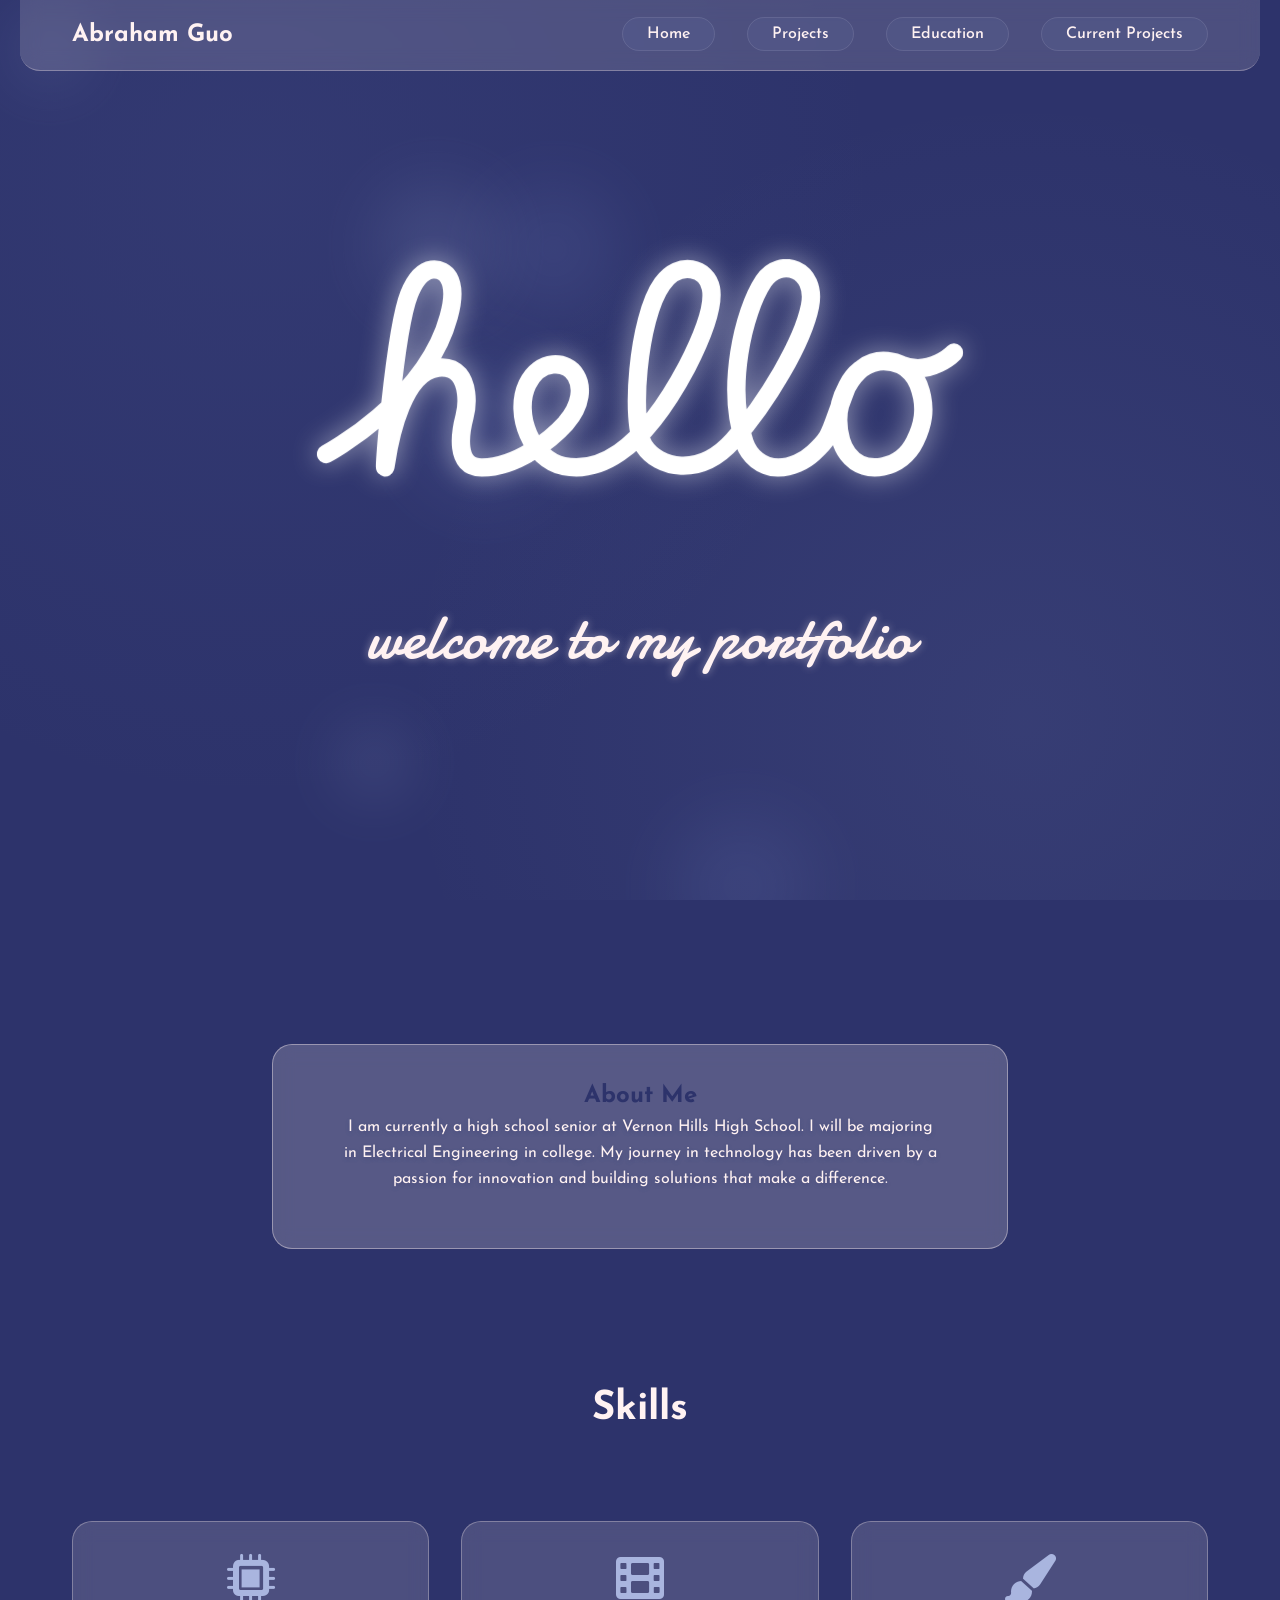
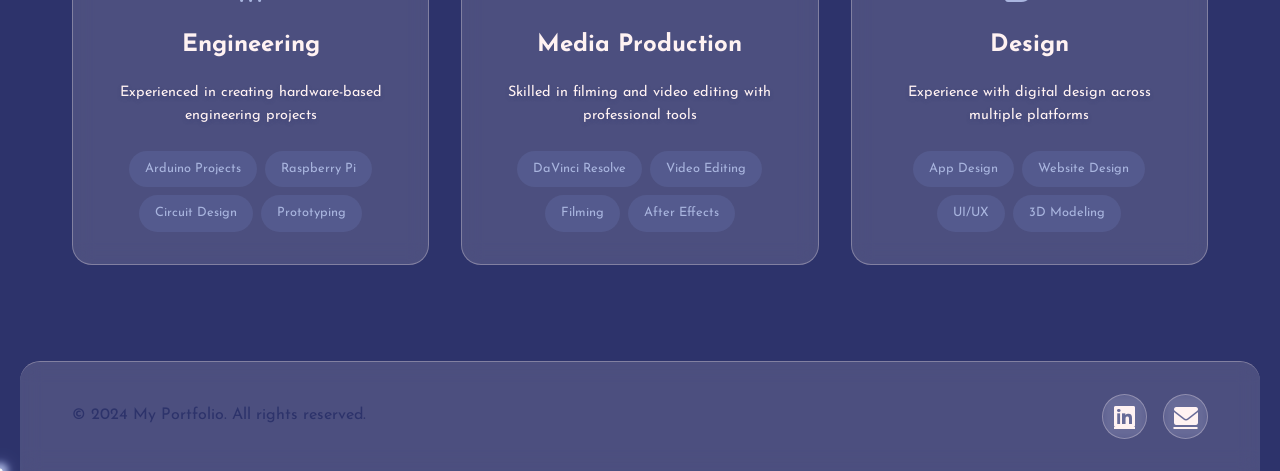
<file: index.html>
<!DOCTYPE html>
<html lang="en">
<head>
    <meta charset="UTF-8">
    <meta name="viewport" content="width=device-width, initial-scale=1.0">
    <title>My Portfolio</title>
    <link rel="stylesheet" href="styles.css">
    <link rel="stylesheet" href="https://cdnjs.cloudflare.com/ajax/libs/font-awesome/6.0.0/css/all.min.css">
    <link href="https://fonts.googleapis.com/css2?family=Josefin+Sans:wght@300;400;500;600;700&family=Poppins:wght@300;400;500;600;700&family=Cinzel:wght@400;500;600;700&family=Damion&display=swap" rel="stylesheet">
</head>
<body>
    <div class="background-animation"></div>
    
    <nav class="glass-nav">
        <div class="nav-content">
            <div class="logo">Abraham Guo</div>
            <ul class="nav-links">
                <li><a href="index.html" class="active">Home</a></li>
                <li><a href="projects.html">Projects</a></li>
                <li><a href="education.html">Education</a></li>
                <li><a href="current-projects.html">Current Projects</a></li>
            </ul>
        </div>
    </nav>

    <main class="main-content">
        <section class="hero-section">
            <div class="hero-content">
                <div class="new__bg">
                    <div class="hello__div">
                        <svg class="hello__svg" viewBox="0 0 1230.94 414.57">
                            <path d="M-293.58-104.62S-103.61-205.49-60-366.25c9.13-32.45,9-58.31,0-74-10.72-18.82-49.69-33.21-75.55,31.94-27.82,70.11-52.22,377.24-44.11,322.48s34-176.24,99.89-183.19c37.66-4,49.55,23.58,52.83,47.92a117.06,117.06,0,0,1-3,45.32c-7.17,27.28-20.47,97.67,33.51,96.86,66.93-1,131.91-53.89,159.55-84.49,31.1-36.17,31.1-70.64,19.27-90.25-16.74-29.92-69.47-33-92.79,16.73C62.78-179.86,98.7-93.8,159-81.63S302.7-99.55,393.3-269.92c29.86-58.16,52.85-114.71,46.14-150.08-7.44-39.21-59.74-54.5-92.87-8.7-47,65-61.78,266.62-34.74,308.53S416.62-58,481.52-130.31s133.2-188.56,146.54-256.23c14-71.15-56.94-94.64-88.4-47.32C500.53-375,467.58-229.49,503.3-127a73.73,73.73,0,0,0,23.43,33.67c25.49,20.23,55.1,16,77.46,6.32a111.25,111.25,0,0,0,30.44-19.87c37.73-34.23,29-36.71,64.58-127.53C724-284.3,785-298.63,821-259.13a71,71,0,0,1,13.69,22.56c17.68,46,6.81,80-6.81,107.89-12,24.62-34.56,42.72-61.45,47.91-23.06,4.45-48.37-.35-66.48-24.27a78.88,78.88,0,0,1-12.66-25.8c-14.75-51,4.14-88.76,11-101.41,6.18-11.39,37.26-69.61,103.42-42.24,55.71,23.05,100.66-23.31,100.66-23.31" transform="translate(311.08 476.02)" style="fill:none;stroke:#fff;stroke-linecap:round;stroke-miterlimit:10;stroke-width:35px" />
                        </svg>
                    </div>
                </div>
                <p class="animate-on-scroll">welcome to my portfolio</p>
                <div class="cta-buttons">
                    <a href="#projects" class="glass-button animate-on-scroll">View My Work</a>
                    <a href="#contact" class="glass-button outline animate-on-scroll">Contact Me</a>
                </div>
            </div>
        </section>

        <section id="about" class="about-section">
            <div class="about-content scroll-animate">
                <h2>About Me</h2>
                <p>I am currently a high school senior at Vernon Hills High School. I will be majoring in Electrical Engineering in college. My journey in technology has been driven by a passion for innovation and building solutions that make a difference.</p>
            </div>
        </section>

        <section class="skills-section">
            <h2 class="section-title scroll-animate">Skills</h2>
            <div class="skills-grid">
                <div class="skill-card scroll-animate">
                    <i class="fas fa-microchip"></i>
                    <h3>Engineering</h3>
                    <p>Experienced in creating hardware-based engineering projects</p>
                    <div class="skill-details">
                        <span>Arduino Projects</span>
                        <span>Raspberry Pi</span>
                        <span>Circuit Design</span>
                        <span>Prototyping</span>
                    </div>
                </div>
                <div class="skill-card scroll-animate">
                    <i class="fas fa-film"></i>
                    <h3>Media Production</h3>
                    <p>Skilled in filming and video editing with professional tools</p>
                    <div class="skill-details">
                        <span>DaVinci Resolve</span>
                        <span>Video Editing</span>
                        <span>Filming</span>
                        <span>After Effects</span>
                    </div>
                </div>
                <div class="skill-card scroll-animate">
                    <i class="fas fa-paint-brush"></i>
                    <h3>Design</h3>
                    <p>Experience with digital design across multiple platforms</p>
                    <div class="skill-details">
                        <span>App Design</span>
                        <span>Website Design</span>
                        <span>UI/UX</span>
                        <span>3D Modeling</span>
                    </div>
                </div>
            </div>
        </section>
    </main>

    <footer class="glass-footer">
        <div class="footer-content">
            <p>&copy; 2024 My Portfolio. All rights reserved.</p>
            <div class="social-links">
                <a href="https://www.linkedin.com/in/abraham-guo/" target="_blank" class="social-link">
                    <i class="fab fa-linkedin"></i>
                </a>
                <a href="mailto:abrahamg7797@gmail.com" class="social-link">
                    <i class="fas fa-envelope"></i>
                </a>
            </div>
        </div>
    </footer>

    <script src="script.js"></script>
    <script src="particle-title.js"></script>
    <script src="hello-animation.js"></script>
    <script src="page-transitions.js"></script>
    <script src="custom-cursor.js"></script>
</body>
</html>
</file>
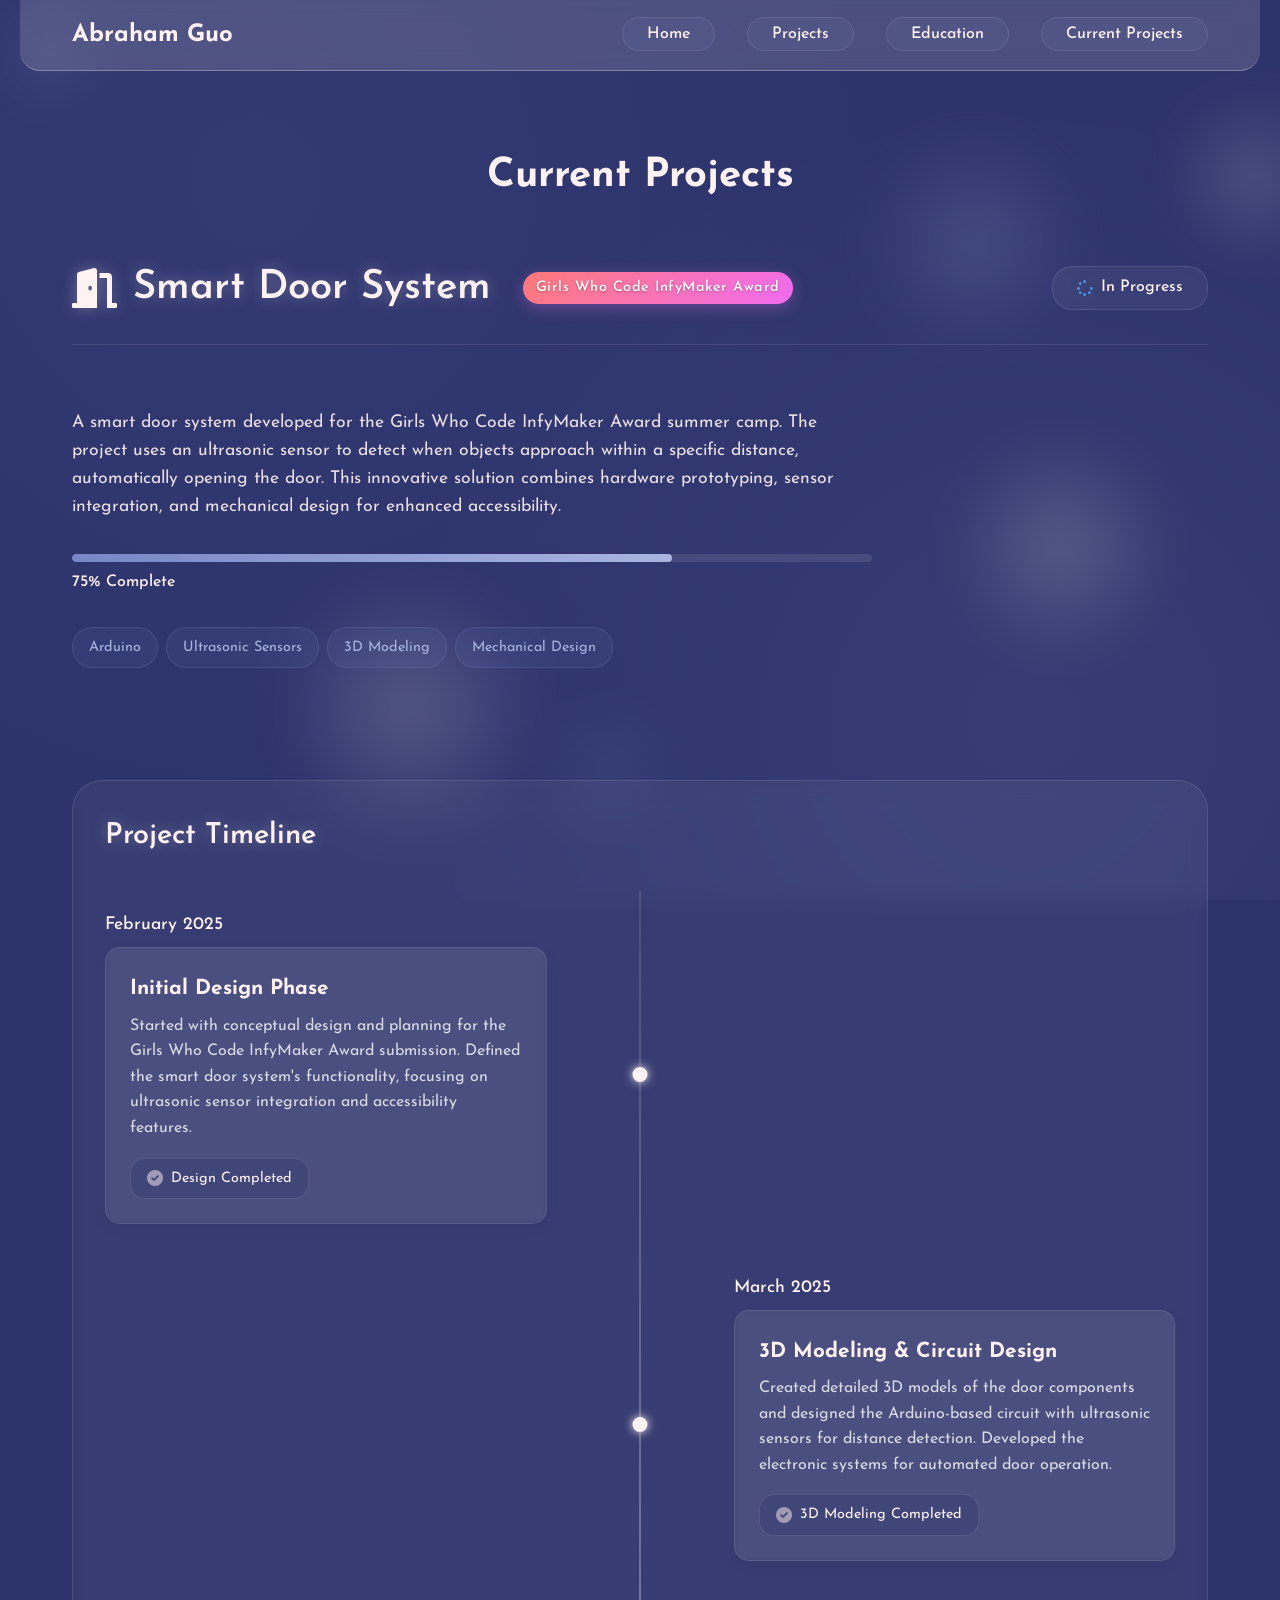
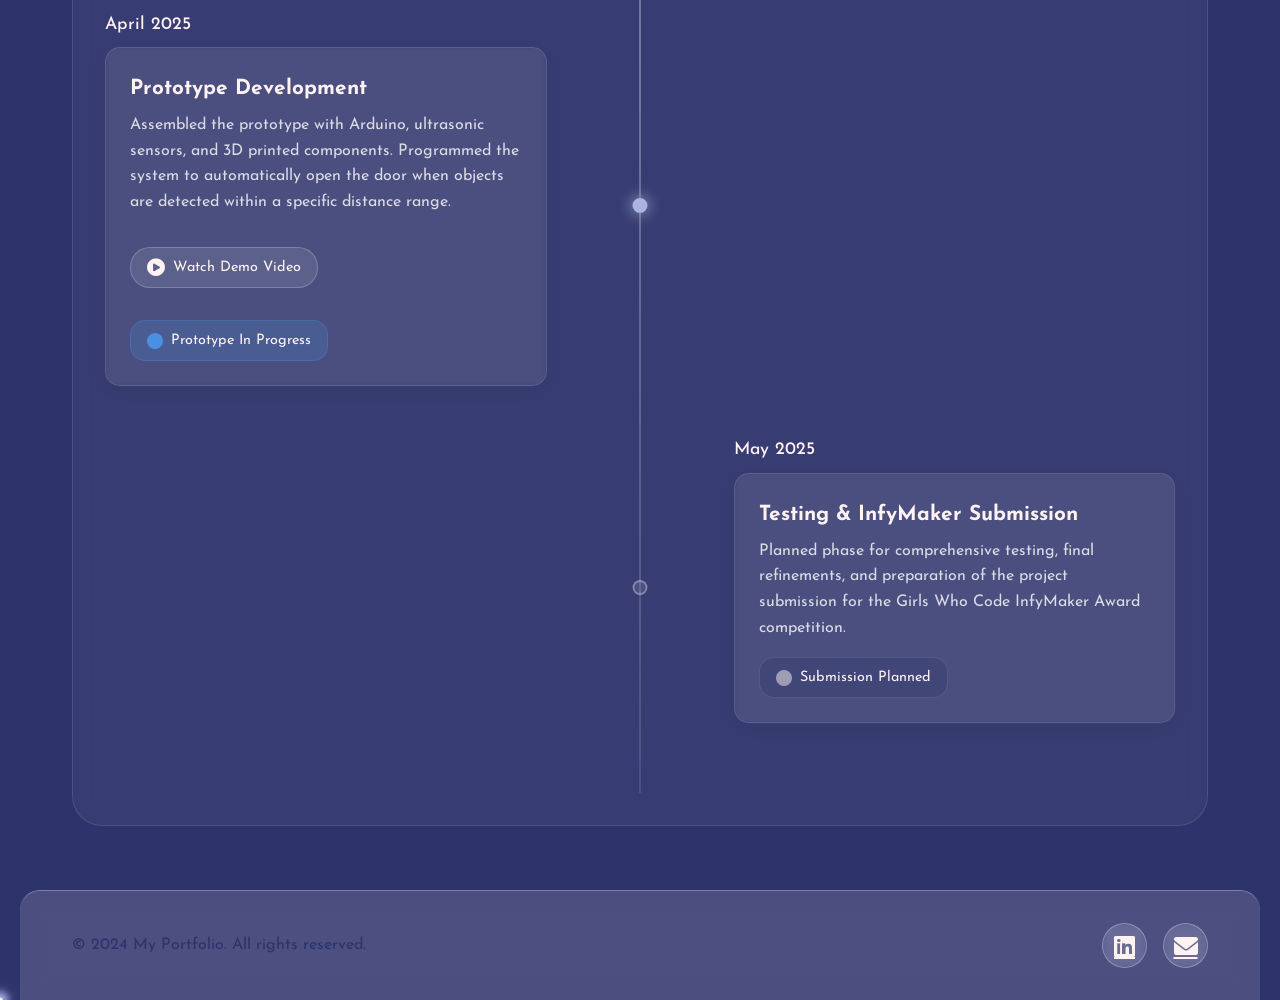
<file: current-projects.html>
<!DOCTYPE html>
<html lang="en">
<head>
    <meta charset="UTF-8">
    <meta name="viewport" content="width=device-width, initial-scale=1.0">
    <title>Current Projects - Portfolio</title>
    <link rel="stylesheet" href="styles.css">
    <link rel="stylesheet" href="https://cdnjs.cloudflare.com/ajax/libs/font-awesome/6.0.0/css/all.min.css">
    <link href="https://fonts.googleapis.com/css2?family=Josefin+Sans:wght@300;400;500;600;700&family=Poppins:wght@300;400;500;600;700&family=Cinzel:wght@400;500;600;700&family=Damion&display=swap" rel="stylesheet">
</head>
<body>
    <div class="background-animation"></div>
    
    <nav class="glass-nav">
        <div class="nav-content">
            <div class="logo">Abraham Guo</div>
            <ul class="nav-links">
                <li><a href="index.html">Home</a></li>
                <li><a href="projects.html">Projects</a></li>
                <li><a href="education.html">Education</a></li>
                <li><a href="current-projects.html" class="active">Current Projects</a></li>
            </ul>
        </div>
    </nav>

    <main class="main-content">
        <section class="current-projects-section">
            <h2 class="section-title scroll-animate">Current Projects</h2>
            
            <div class="current-projects-content">
                <!-- Project Header -->
                <div class="project-header">
                    <div class="project-title">
                        <i class="fas fa-door-open"></i>
                        <h2>Smart Door System</h2>
                        <span class="project-subtitle">Girls Who Code InfyMaker Award</span>
                    </div>
                    <div class="project-status in-progress">
                        <i class="fas fa-spinner fa-spin"></i>
                        In Progress
                    </div>
                </div>
                
                <!-- Project Overview -->
                <div class="project-overview">
                    <div class="project-description">
                        <p>A smart door system developed for the Girls Who Code InfyMaker Award summer camp. The project uses an ultrasonic sensor to detect when objects approach within a specific distance, automatically opening the door. This innovative solution combines hardware prototyping, sensor integration, and mechanical design for enhanced accessibility.</p>
                    </div>
                    <div class="project-progress">
                        <div class="progress-bar">
                            <div class="progress-fill" style="width: 75%"></div>
                        </div>
                        <div class="progress-text">75% Complete</div>
                    </div>
                    <div class="project-tech">
                        <span>Arduino</span>
                        <span>Ultrasonic Sensors</span>
                        <span>3D Modeling</span>
                        <span>Mechanical Design</span>
                    </div>
                </div>

                <!-- Integrated Timeline -->
                <div class="project-timeline">
                    <h3>Project Timeline</h3>
                    
                    <!-- Timeline with fixed line and markers -->
                    <div class="timeline-container">
                        <!-- Fixed center line -->
                        <div class="timeline-line"></div>
                        
                        <!-- Fixed markers -->
                        <div class="timeline-marker completed" style="top: 100px;"></div>
                        <div class="timeline-marker completed" style="top: 270px;"></div>
                        <div class="timeline-marker active pulse" style="top: 440px;"></div>
                        <div class="timeline-marker future" style="top: 610px;"></div>
                        
                        <!-- Timeline items -->
                        <div class="timeline-entry left">
                            <div class="timeline-date">February 2025</div>
                            <div class="timeline-entry-content">
                                <h4>Initial Design Phase</h4>
                                <p>Started with conceptual design and planning for the Girls Who Code InfyMaker Award submission. Defined the smart door system's functionality, focusing on ultrasonic sensor integration and accessibility features.</p>
                                <div class="timeline-milestone">
                                    <i class="fas fa-check-circle"></i>
                                    <span>Design Completed</span>
                                </div>
                            </div>
                        </div>
                        
                        <div class="timeline-entry right">
                            <div class="timeline-date">March 2025</div>
                            <div class="timeline-entry-content">
                                <h4>3D Modeling & Circuit Design</h4>
                                <p>Created detailed 3D models of the door components and designed the Arduino-based circuit with ultrasonic sensors for distance detection. Developed the electronic systems for automated door operation.</p>
                                <div class="timeline-milestone">
                                    <i class="fas fa-check-circle"></i>
                                    <span>3D Modeling Completed</span>
                                </div>
                            </div>
                        </div>
                        
                        <div class="timeline-entry left">
                            <div class="timeline-date">April 2025</div>
                            <div class="timeline-entry-content">
                                <h4>Prototype Development</h4>
                                <p>Assembled the prototype with Arduino, ultrasonic sensors, and 3D printed components. Programmed the system to automatically open the door when objects are detected within a specific distance range.</p>
                                <a href="https://drive.google.com/file/d/1GjsZXZk5yJgZP7I6J_lybuUvoAFutte8/view?usp=drive_link" target="_blank" class="timeline-link">
                                    <i class="fas fa-play-circle"></i> Watch Demo Video
                                </a>
                                <div class="timeline-milestone active">
                                    <i class="fas fa-circle"></i>
                                    <span>Prototype In Progress</span>
                                </div>
                            </div>
                        </div>
                        
                        <div class="timeline-entry right">
                            <div class="timeline-date">May 2025</div>
                            <div class="timeline-entry-content">
                                <h4>Testing & InfyMaker Submission</h4>
                                <p>Planned phase for comprehensive testing, final refinements, and preparation of the project submission for the Girls Who Code InfyMaker Award competition.</p>
                                <div class="timeline-milestone">
                                    <i class="fas fa-circle"></i>
                                    <span>Submission Planned</span>
                                </div>
                            </div>
                        </div>
                    </div>
                </div>
            </div>
        </section>
    </main>

    <footer class="glass-footer">
        <div class="footer-content">
            <p>&copy; 2024 My Portfolio. All rights reserved.</p>
            <div class="social-links">
                <a href="https://www.linkedin.com/in/abraham-guo/" target="_blank" class="social-link">
                    <i class="fab fa-linkedin"></i>
                </a>
                <a href="mailto:abrahamg7797@gmail.com" class="social-link">
                    <i class="fas fa-envelope"></i>
                </a>
            </div>
        </div>
    </footer>

    <script src="script.js"></script>
    <script src="page-transitions.js"></script>
    <script src="custom-cursor.js"></script>
    
    <script>
        // Position timeline markers dynamically
        document.addEventListener('DOMContentLoaded', function() {
            function positionMarkers() {
                const timelineEntries = document.querySelectorAll('.timeline-entry');
                const timelineMarkers = document.querySelectorAll('.timeline-marker');
                
                timelineEntries.forEach((entry, index) => {
                    if (index < timelineMarkers.length) {
                        // Position the marker at the center of the entry for better alignment
                        const entryRect = entry.getBoundingClientRect();
                        const containerRect = document.querySelector('.timeline-container').getBoundingClientRect();
                        
                        // Calculate the center position of the entry relative to the container
                        const entryCenter = entryRect.top + (entryRect.height / 2) - containerRect.top;
                        
                        // Set the marker position at the entry's center
                        timelineMarkers[index].style.top = Math.round(entryCenter) + 'px';
                    }
                });
            }
            
            // Initial positioning with a slight delay to ensure all elements are rendered
            setTimeout(positionMarkers, 100);
            
            // Additional positioning attempt after all resources are loaded
            window.addEventListener('load', positionMarkers);
            
            // Reposition on resize
            window.addEventListener('resize', positionMarkers);
        });
    </script>
</body>
</html>
</file>
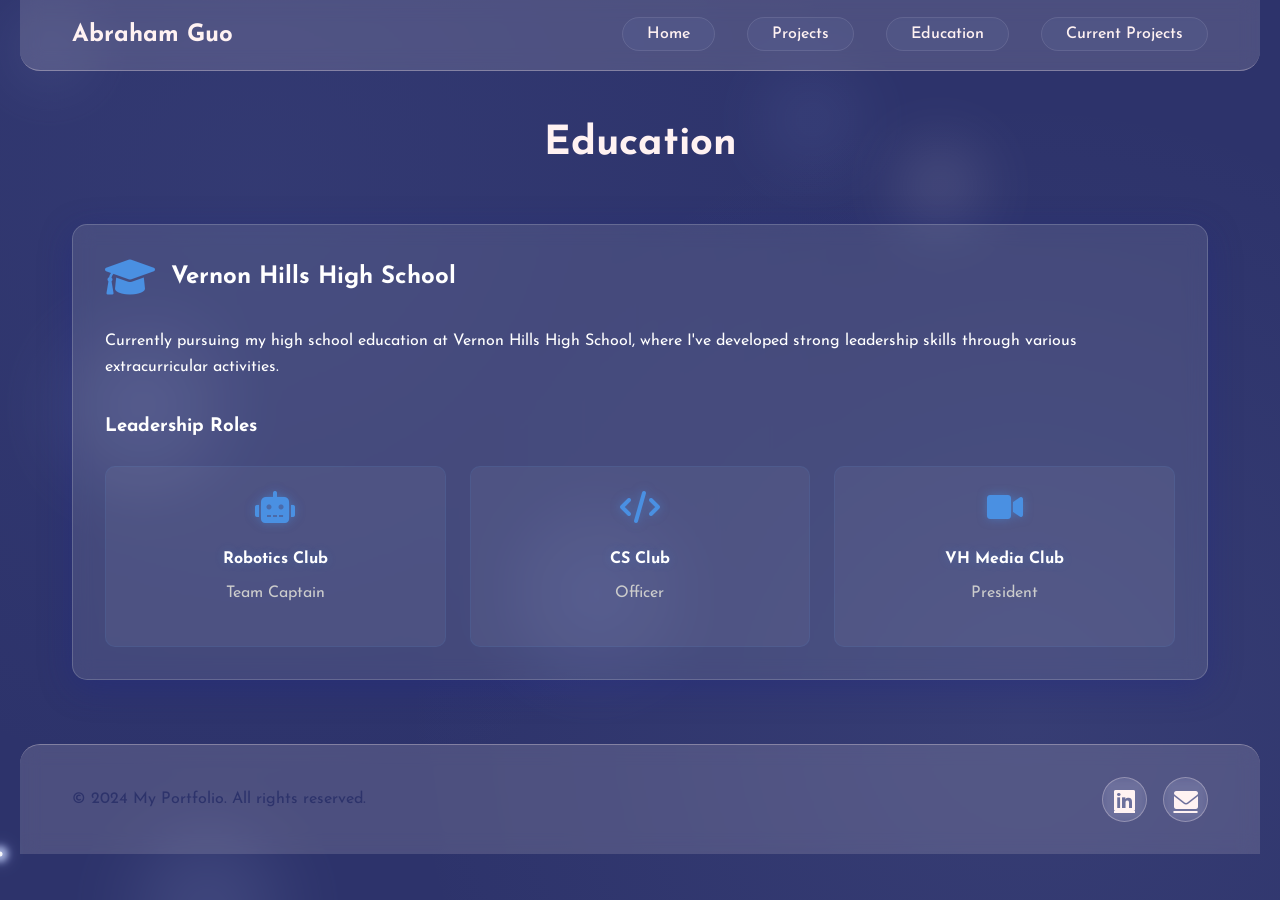
<file: education.html>
<!DOCTYPE html>
<html lang="en">
<head>
    <meta charset="UTF-8">
    <meta name="viewport" content="width=device-width, initial-scale=1.0">
    <title>Education - My Portfolio</title>
    <link rel="stylesheet" href="styles.css">
    <link rel="stylesheet" href="https://cdnjs.cloudflare.com/ajax/libs/font-awesome/6.0.0/css/all.min.css">
    <link href="https://fonts.googleapis.com/css2?family=Josefin+Sans:wght@300;400;500;600;700&family=Poppins:wght@300;400;500;600;700&family=Cinzel:wght@400;500;600;700&family=Damion&display=swap" rel="stylesheet">
</head>
<body>
    <div class="background-animation"></div>
    
    <nav class="glass-nav">
        <div class="nav-content">
            <div class="logo">Abraham Guo</div>
            <ul class="nav-links">
                <li><a href="index.html">Home</a></li>
                <li><a href="projects.html">Projects</a></li>
                <li><a href="education.html" class="active">Education</a></li>
                <li><a href="current-projects.html">Current Projects</a></li>
            </ul>
        </div>
    </nav>

    <main class="main-content">
        <section class="education-section">
            <h1 class="section-title scroll-animate">Education</h1>
            
            <div class="education-card scroll-animate">
                <div class="education-header">
                    <i class="fas fa-graduation-cap"></i>
                    <h2>Vernon Hills High School</h2>
                </div>
                <div class="education-content">
                    <p>Currently pursuing my high school education at Vernon Hills High School, where I've developed strong leadership skills through various extracurricular activities.</p>
                    
                    <div class="leadership-roles">
                        <h3>Leadership Roles</h3>
                        <div class="role-grid">
                            <div class="role-card">
                                <i class="fas fa-robot"></i>
                                <h4>Robotics Club</h4>
                                <p>Team Captain</p>
                                <div class="achievements">
                                    <div class="achievement">
                                        <span class="year">2025</span>
                                        <span class="place">2nd Place</span>
                                        <span class="event">Abbott Robotics Competition</span>
                                    </div>
                                    <div class="achievement">
                                        <span class="year">2024</span>
                                        <span class="place">1st & 2nd Place</span>
                                        <span class="event">Abbott Robotics Competition</span>
                                    </div>
                                    <div class="achievement">
                                        <span class="year">2023</span>
                                        <span class="place">2nd Place</span>
                                        <span class="event">Abbott Robotics Competition</span>
                                    </div>
                                </div>
                            </div>
                            <div class="role-card">
                                <i class="fas fa-code"></i>
                                <h4>CS Club</h4>
                                <p>Officer</p>
                            </div>
                            <div class="role-card">
                                <i class="fas fa-video"></i>
                                <h4>VH Media Club</h4>
                                <p>President</p>
                            </div>
                        </div>
                    </div>
                </div>
            </div>
        </section>
    </main>

    <footer class="glass-footer">
        <div class="footer-content">
            <p>&copy; 2024 My Portfolio. All rights reserved.</p>
            <div class="social-links">
                <a href="https://www.linkedin.com/in/abraham-guo/" target="_blank" class="social-link">
                    <i class="fab fa-linkedin"></i>
                </a>
                <a href="mailto:abrahamg7797@gmail.com" class="social-link">
                    <i class="fas fa-envelope"></i>
                </a>
            </div>
        </div>
    </footer>

    <script src="script.js"></script>
    <script src="page-transitions.js"></script>
    <script src="custom-cursor.js"></script>
</body>
</html>
</file>
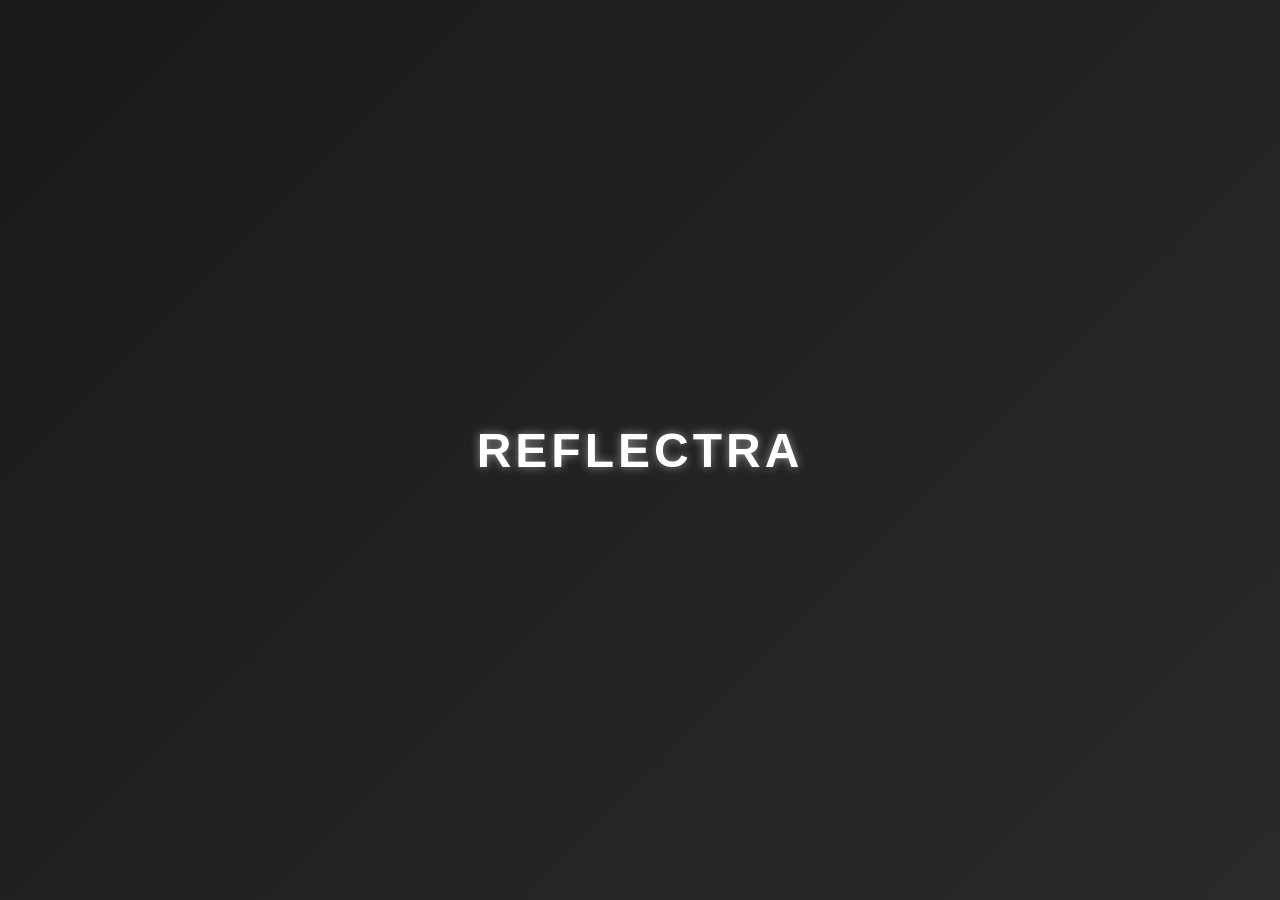
<file: project-preview.html>
<!DOCTYPE html>
<html lang="en">
<head>
    <meta charset="UTF-8">
    <meta name="viewport" content="width=device-width, initial-scale=1.0">
    <title>Reflectra Preview</title>
    <style>
        body {
            margin: 0;
            padding: 0;
            display: flex;
            justify-content: center;
            align-items: center;
            min-height: 100vh;
            background: linear-gradient(135deg, #1a1a1a 0%, #2a2a2a 100%);
            font-family: 'Josefin Sans', sans-serif;
        }
        .preview-text {
            font-size: 48px;
            font-weight: 700;
            color: #fff;
            text-transform: uppercase;
            letter-spacing: 4px;
            text-shadow: 0 0 10px rgba(255, 255, 255, 0.5);
            animation: glow 2s ease-in-out infinite alternate;
        }
        @keyframes glow {
            from {
                text-shadow: 0 0 10px rgba(255, 255, 255, 0.5);
            }
            to {
                text-shadow: 0 0 20px rgba(255, 255, 255, 0.8);
            }
        }
    </style>
</head>
<body>
    <div class="preview-text">Reflectra</div>
</body>
</html>
</file>
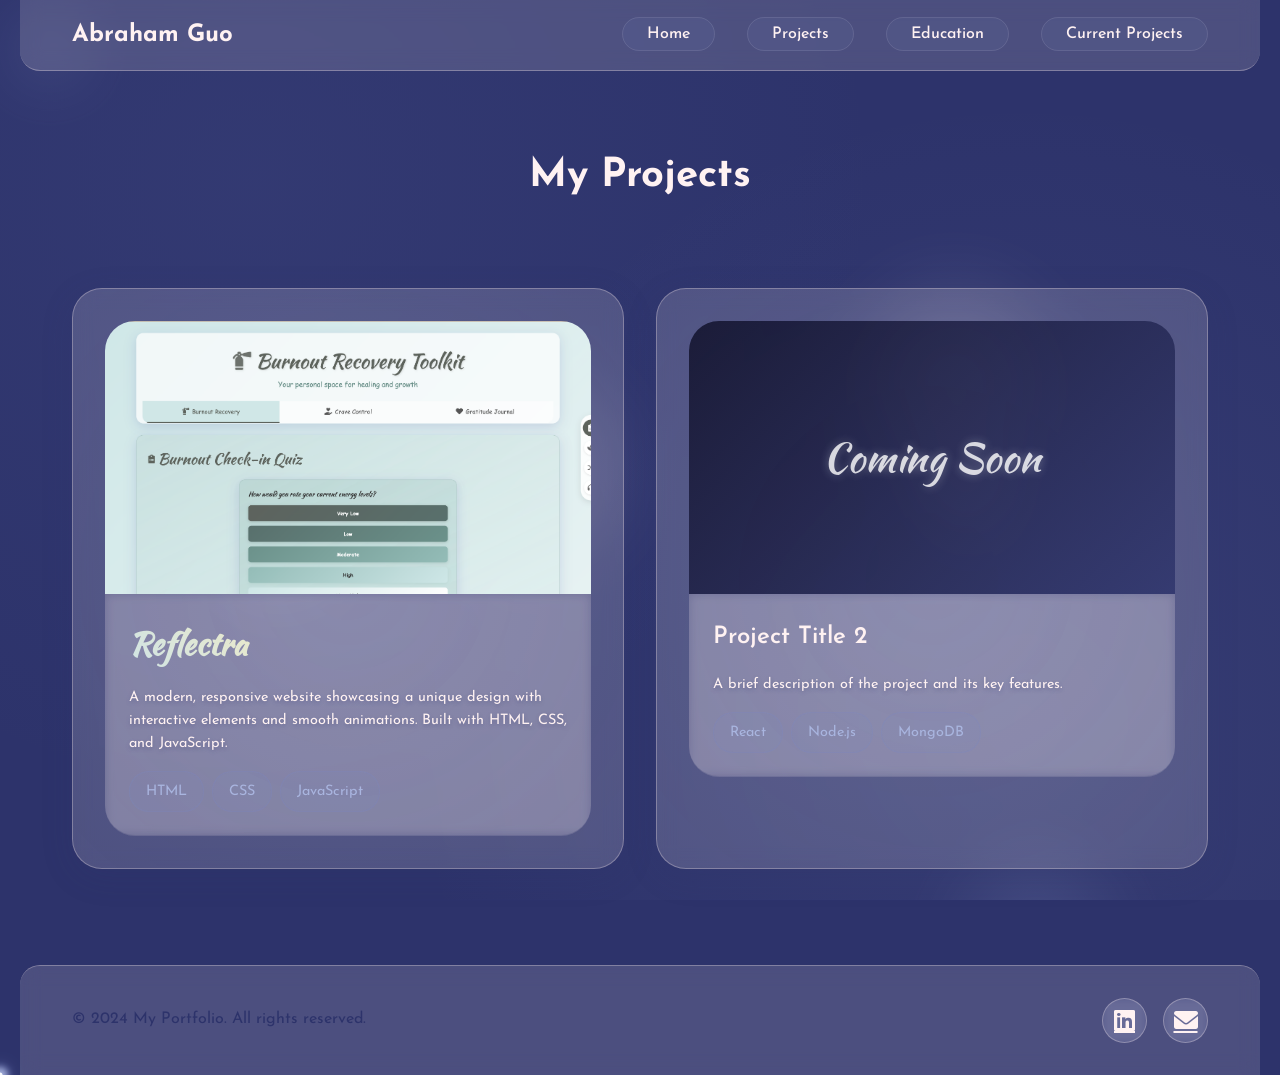
<file: projects.html>
<!DOCTYPE html>
<html lang="en">
<head>
    <meta charset="UTF-8">
    <meta name="viewport" content="width=device-width, initial-scale=1.0">
    <title>My Projects - Portfolio</title>
    <link rel="stylesheet" href="styles.css">
    <link rel="stylesheet" href="https://cdnjs.cloudflare.com/ajax/libs/font-awesome/6.0.0/css/all.min.css">
    <link href="https://fonts.googleapis.com/css2?family=Josefin+Sans:wght@300;400;500;600;700&family=Poppins:wght@300;400;500;600;700&family=Cinzel:wght@400;500;600;700&family=Damion&family=Kaushan+Script&display=swap" rel="stylesheet">
</head>
<body>
    <div class="background-animation"></div>
    
    <nav class="glass-nav">
        <div class="nav-content">
            <div class="logo">Abraham Guo</div>
            <ul class="nav-links">
                <li><a href="index.html">Home</a></li>
                <li><a href="projects.html" class="active">Projects</a></li>
                <li><a href="education.html">Education</a></li>
                <li><a href="current-projects.html">Current Projects</a></li>
            </ul>
        </div>
    </nav>

    <main class="main-content">
        <section class="projects-section">
            <h2 class="section-title scroll-animate">My Projects</h2>
            <div class="projects-grid">
                <!-- Project Card 1 -->
                <div class="project-card scroll-animate glass-card">
                    <div class="project-image">
                        <img src="Reflectra preview.png" alt="Reflectra Website">
                        <div class="project-overlay">
                            <a href="https://abraham77967.github.io/Reflectra/index.html" class="project-link" target="_blank"><i class="fas fa-external-link-alt"></i></a>
                            <a href="https://github.com/abraham77967/Reflectra" class="project-github" target="_blank"><i class="fab fa-github"></i></a>
                        </div>
                    </div>
                    <div class="project-content">
                        <h3>Reflectra</h3>
                        <p>A modern, responsive website showcasing a unique design with interactive elements and smooth animations. Built with HTML, CSS, and JavaScript.</p>
                        <div class="project-tech">
                            <span>HTML</span>
                            <span>CSS</span>
                            <span>JavaScript</span>
                        </div>
                    </div>
                </div>

                <!-- Project Card 2 -->
                <div class="project-card scroll-animate glass-card">
                    <div class="project-image">
                        <div class="project-overlay">
                            <div class="coming-soon">Coming Soon</div>
                        </div>
                    </div>
                    <div class="project-content">
                        <h3>Project Title 2</h3>
                        <p>A brief description of the project and its key features.</p>
                        <div class="project-tech">
                            <span>React</span>
                            <span>Node.js</span>
                            <span>MongoDB</span>
                        </div>
                    </div>
                </div>
            </div>
        </section>
    </main>

    <footer class="glass-footer">
        <div class="footer-content">
            <p>&copy; 2024 My Portfolio. All rights reserved.</p>
            <div class="social-links">
                <a href="https://www.linkedin.com/in/abraham-guo/" target="_blank" class="social-link">
                    <i class="fab fa-linkedin"></i>
                </a>
                <a href="mailto:abrahamg7797@gmail.com" class="social-link">
                    <i class="fas fa-envelope"></i>
                </a>
            </div>
        </div>
    </footer>

    <script src="script.js"></script>
    <script src="page-transitions.js"></script>
    <script src="custom-cursor.js"></script>
</body>
</html>
</file>
<file: styles.css>
:root {
    --primary-color: #7886C7;
    --secondary-color: #FFF2F2;
    --accent-color: #A9B5DF;
    --dark-color: #2D336B;
    --text-color: #2D336B;
    --background-color: #2D336B;
    --card-bg: rgba(255, 242, 242, 0.1);
    --border-color: rgba(255, 242, 242, 0.2);
    --shadow-color: rgba(45, 51, 107, 0.2);
    --glass-bg: rgba(17, 0, 158, 0.1);
    --glass-border: rgba(250, 231, 243, 0.2);
    --glass-shadow: rgba(17, 0, 158, 0.1);
    --transition-speed: 0.3s;
}

* {
    margin: 0;
    padding: 0;
    box-sizing: border-box;
}

body {
    font-family: 'Josefin Sans', sans-serif;
    line-height: 1.6;
    color: var(--text-color);
    overflow-x: hidden;
    background: var(--background-color);
    min-height: 100vh;
    opacity: 1;
    transition: opacity 0.8s cubic-bezier(0.65, 0, 0.35, 1);
    cursor: none; /* Hide default cursor */
}

body.fade-out {
    opacity: 0 !important;
}

body.fade-in {
    opacity: 0 !important;
}

body.content-visible {
    opacity: 1 !important;
}

/* Background Animation */
.background-animation {
    position: fixed;
    top: 0;
    left: 0;
    width: 100%;
    height: 100%;
    z-index: -1;
    background: var(--dark-color);
    overflow: hidden;
}

.background-animation::before {
    content: '';
    position: absolute;
    top: 0;
    left: 0;
    width: 100%;
    height: 100%;
    background: 
        radial-gradient(circle at 20% 20%, rgba(120, 134, 199, 0.08) 0%, transparent 50%),
        radial-gradient(circle at 80% 80%, rgba(169, 181, 223, 0.08) 0%, transparent 50%);
    animation: gradientMove 30s ease-in-out infinite alternate;
}

.background-animation .glow {
    position: absolute;
    width: 100px;
    height: 100px;
    background: radial-gradient(circle, var(--accent-color), transparent 70%);
    border-radius: 50%;
    filter: blur(30px);
    opacity: 0.2;
    pointer-events: none;
    transition: all 0.3s ease;
}

/* Particle Styles */
.particle {
    position: absolute;
    background: rgba(169, 181, 223, 0.15);
    border-radius: 50%;
    pointer-events: none;
    opacity: 0.2;
    filter: blur(1px);
    box-shadow: 0 0 5px rgba(169, 181, 223, 0.3);
}

.particle.small {
    width: 4px;
    height: 4px;
}

.particle.medium {
    width: 8px;
    height: 8px;
}

.particle.large {
    width: 12px;
    height: 12px;
}

/* Floating Shapes */
.floating-shape {
    position: absolute;
    pointer-events: none;
    opacity: 0.1;
    filter: blur(2px);
}

.floating-shape.circle {
    border-radius: 50%;
    background: var(--secondary-color);
}

.floating-shape.square {
    background: var(--accent-color);
}

.floating-shape.triangle {
    clip-path: polygon(50% 0%, 0% 100%, 100% 100%);
    background: var(--primary-color);
}

.floating-shape.diamond {
    clip-path: polygon(50% 0%, 100% 50%, 50% 100%, 0% 50%);
    background: var(--accent-color);
}

/* Gradient Orbs */
.gradient-orb {
    position: absolute;
    border-radius: 50%;
    filter: blur(30px);
    opacity: 0.2;
    pointer-events: none;
}

.gradient-orb.primary {
    background: radial-gradient(circle, var(--primary-color), transparent 70%);
}

.gradient-orb.accent {
    background: radial-gradient(circle, var(--accent-color), transparent 70%);
}

.gradient-orb.secondary {
    background: radial-gradient(circle, var(--secondary-color), transparent 70%);
}

/* Glass Effect */
.glass-effect {
    background: var(--glass-bg);
    backdrop-filter: blur(10px);
    -webkit-backdrop-filter: blur(10px);
    border: 1px solid var(--glass-border);
    box-shadow: 0 8px 32px 0 var(--glass-shadow);
}

/* Navigation */
.glass-nav {
    position: fixed;
    top: 0;
    width: 100%;
    z-index: 1000;
    padding: 1rem 0;
    transition: var(--transition-speed);
    background: rgba(255, 242, 242, 0.15);
    backdrop-filter: blur(10px);
    -webkit-backdrop-filter: blur(10px);
    border-bottom: 1px solid rgba(255, 242, 242, 0.3);
    border-radius: 0 0 20px 20px;
    margin: 0 20px;
    width: calc(100% - 40px);
    transform: translateY(-100%);
    transition: transform 1.2s cubic-bezier(0.22, 1, 0.36, 1), opacity 1.2s cubic-bezier(0.22, 1, 0.36, 1);
    opacity: 0;
}

.nav-content {
    max-width: 1200px;
    margin: 0 auto;
    display: flex;
    justify-content: space-between;
    align-items: center;
    padding: 0 2rem;
}

.logo {
    font-size: 1.5rem;
    font-weight: 700;
    color: var(--secondary-color);
}

.nav-links {
    display: flex;
    list-style: none;
    gap: 2rem;
}

.nav-links a {
    color: var(--secondary-color);
    text-decoration: none;
    font-weight: 500;
    padding: 0.5rem 1.5rem;
    border-radius: 20px;
    transition: all 0.3s ease;
    position: relative;
    overflow: hidden;
    background: rgba(120, 134, 199, 0.1);
    border: 1px solid rgba(255, 242, 242, 0.1);
}

.nav-links a::before {
    content: '';
    position: absolute;
    top: 0;
    left: 0;
    width: 100%;
    height: 100%;
    background: radial-gradient(
        circle at center,
        rgba(169, 181, 223, 0.1) 0%,
        transparent 70%
    );
    opacity: 0;
    transition: opacity 0.3s ease;
}

.nav-links a:hover {
    background: rgba(120, 134, 199, 0.2);
    transform: translateY(-1px);
    box-shadow: 0 0 15px rgba(169, 181, 223, 0.2);
    border-color: rgba(255, 242, 242, 0.2);
}

.nav-links a:hover::before {
    opacity: 1;
}

/* Main Content */
.main-content {
    padding-top: 80px;
    opacity: 0;
    transform: translateY(30px);
    transition: opacity 1s ease-out, transform 1s ease-out;
}

/* Hero Section */
.hero-section {
    height: 100vh;
    display: flex;
    align-items: center;
    justify-content: center;
    text-align: center;
    padding: 0 2rem;
}

.hero-content {
    max-width: 800px;
}

.hero-content h1 {
    font-size: 3.5rem;
    margin-bottom: 1rem;
    color: var(--secondary-color);
    opacity: 0;
    transform: translateY(20px);
    animation: fadeInUp 1s ease forwards;
}

.hero-content p {
    font-size: 1.2rem;
    margin-bottom: 2rem;
    color: var(--secondary-color);
    opacity: 1;
    text-shadow: 0 2px 4px rgba(45, 51, 107, 0.3);
    transform: translateY(20px);
    animation: fadeInUp 1s ease forwards 0.3s;
}

/* Welcome text style */
.hero-content p.animate-on-scroll {
    font-family: 'Damion', cursive;
    font-size: 4rem;
    color: var(--secondary-color);
    margin-bottom: 2rem;
    text-shadow: 0 0 8px rgba(255, 242, 242, 0.4);
    animation: welcomeShadow 4s ease-in-out infinite;
    will-change: transform, text-shadow;
    transform: translateZ(0);
}

@keyframes welcomeShadow {
    0% {
        text-shadow: 0 0 8px rgba(255, 242, 242, 0.4);
    }
    50% {
        text-shadow: 0 0 15px rgba(255, 242, 242, 0.6), 
                   0 0 25px rgba(120, 134, 199, 0.5);
    }
    100% {
        text-shadow: 0 0 8px rgba(255, 242, 242, 0.4);
    }
}

/* Buttons */
.glass-button {
    display: inline-block;
    padding: 1rem 2.5rem;
    margin: 0.5rem;
    border-radius: 30px;
    text-decoration: none;
    font-weight: 500;
    transition: all 0.3s ease;
    position: relative;
    overflow: hidden;
    background: rgba(120, 134, 199, 0.15);
    backdrop-filter: blur(5px);
    -webkit-backdrop-filter: blur(5px);
    border: 1px solid rgba(255, 242, 242, 0.3);
}

.glass-button:not(.outline) {
    background: linear-gradient(135deg, var(--primary-color), var(--accent-color));
    color: var(--secondary-color);
    text-shadow: 0 2px 4px rgba(45, 51, 107, 0.2);
}

.glass-button::before {
    content: '';
    position: absolute;
    top: 0;
    left: -100%;
    width: 100%;
    height: 100%;
    background: linear-gradient(
        90deg,
        transparent,
        rgba(255, 242, 242, 0.2),
        transparent
    );
    transition: 0.5s;
}

.glass-button::after {
    content: '';
    position: absolute;
    top: -50%;
    left: -50%;
    width: 200%;
    height: 200%;
    background: radial-gradient(
        circle at center,
        rgba(169, 181, 223, 0.1) 0%,
        transparent 70%
    );
    opacity: 0;
    transition: opacity 0.3s ease;
}

.glass-button:hover {
    transform: translateY(-2px);
    box-shadow: 0 0 20px rgba(169, 181, 223, 0.3);
    border-color: rgba(255, 242, 242, 0.3);
}

.glass-button:hover::before {
    left: 100%;
}

.glass-button:hover::after {
    opacity: 1;
}

.glass-button.outline {
    color: var(--secondary-color);
    border: 1px solid rgba(255, 242, 242, 0.2);
}

.glass-button.outline:hover {
    background: rgba(120, 134, 199, 0.2);
    border-color: rgba(255, 242, 242, 0.4);
}

/* Cards */
.glass-card {
    padding: 2rem;
    border-radius: 20px;
    margin: 2rem 0;
    transition: var(--transition-speed);
    background: rgba(255, 242, 242, 0.2);
    backdrop-filter: blur(10px);
    -webkit-backdrop-filter: blur(10px);
    border: 1px solid rgba(255, 242, 242, 0.4);
    box-shadow: 0 8px 32px rgba(45, 51, 107, 0.15);
    position: relative;
    overflow: hidden;
}

.glass-card::before {
    content: '';
    position: absolute;
    top: -50%;
    left: -50%;
    width: 200%;
    height: 200%;
    background: radial-gradient(
        circle at center,
        rgba(169, 181, 223, 0.1) 0%,
        transparent 70%
    );
    transform: rotate(45deg);
    pointer-events: none;
}

.glass-card:hover {
    transform: translateY(-5px);
    box-shadow: 0 0 30px rgba(169, 181, 223, 0.2);
    border-color: rgba(255, 242, 242, 0.2);
}

.glass-card p {
    color: var(--secondary-color);
    opacity: 1;
    text-shadow: 0 2px 4px rgba(45, 51, 107, 0.3);
    margin-bottom: 1.5rem;
    font-size: 0.9rem;
}

/* Skills Section */
.skills-section {
    padding: 4rem 2rem;
    max-width: 1200px;
    margin: 0 auto;
}

.skills-grid {
    display: grid;
    grid-template-columns: repeat(auto-fit, minmax(280px, 1fr));
    gap: 2rem;
    padding: 2rem 0;
}

.skill-card {
    position: relative;
    padding: 2rem;
    border-radius: 20px;
    transition: all 0.3s ease;
    overflow: hidden;
    display: flex;
    flex-direction: column;
    align-items: center;
    text-align: center;
    background: rgba(255, 242, 242, 0.15);
    backdrop-filter: blur(10px);
    -webkit-backdrop-filter: blur(10px);
    border: 1px solid rgba(255, 242, 242, 0.3);
}

.skill-card::before {
    content: '';
    position: absolute;
    top: 0;
    left: 0;
    width: 100%;
    height: 100%;
    background: radial-gradient(
        circle at center,
        rgba(169, 181, 223, 0.1) 0%,
        transparent 70%
    );
    opacity: 0;
    transition: opacity 0.3s ease;
}

.skill-card:hover::before {
    opacity: 1;
}

.skill-card i {
    font-size: 3rem;
    color: var(--accent-color);
    margin-bottom: 1.5rem;
    transition: transform 0.3s ease;
}

.skill-card:hover i {
    transform: scale(1.05);
}

.skill-card h3 {
    color: var(--secondary-color);
    font-size: 1.5rem;
    margin-bottom: 1rem;
}

.skill-card p {
    color: var(--secondary-color);
    opacity: 1;
    text-shadow: 0 2px 4px rgba(45, 51, 107, 0.3);
    margin-bottom: 1.5rem;
    font-size: 0.9rem;
}

.skill-details {
    display: flex;
    flex-wrap: wrap;
    gap: 0.5rem;
    justify-content: center;
}

.skill-details span {
    padding: 0.5rem 1rem;
    background: rgba(120, 134, 199, 0.2);
    color: var(--accent-color);
    border-radius: 20px;
    font-size: 0.8rem;
    transition: all 0.3s ease;
}

.skill-details span:hover {
    background: var(--primary-color);
    transform: translateY(-2px);
}

.skill-card:hover {
    transform: translateY(-5px);
    box-shadow: 0 0 20px rgba(169, 181, 223, 0.2);
    border-color: rgba(255, 242, 242, 0.2);
}

/* Responsive Design for Skills */
@media (max-width: 768px) {
    .skills-grid {
        grid-template-columns: 1fr;
    }

    .skill-card {
        padding: 1.5rem;
    }

    .skill-card i {
        font-size: 2.5rem;
    }
}

/* Footer */
.glass-footer {
    padding: 2rem 0;
    margin-top: 4rem;
    background: rgba(255, 242, 242, 0.15);
    backdrop-filter: blur(10px);
    -webkit-backdrop-filter: blur(10px);
    border-top: 1px solid rgba(255, 242, 242, 0.3);
    border-radius: 20px 20px 0 0;
    margin: 0 20px;
    width: calc(100% - 40px);
    transform: translateY(100%);
    transition: transform 1.2s cubic-bezier(0.22, 1, 0.36, 1), opacity 1.2s cubic-bezier(0.22, 1, 0.36, 1);
    opacity: 0;
}

.footer-content {
    max-width: 1200px;
    margin: 0 auto;
    display: flex;
    justify-content: space-between;
    align-items: center;
    padding: 0 2rem;
}

.social-links {
    display: flex;
    gap: 1rem;
}

.social-link {
    color: var(--secondary-color);
    font-size: 1.5rem;
    transition: all 0.3s ease;
    background: rgba(120, 134, 199, 0.15);
    backdrop-filter: blur(5px);
    -webkit-backdrop-filter: blur(5px);
    border: 1px solid rgba(255, 242, 242, 0.3);
    border-radius: 50%;
    width: 45px;
    height: 45px;
    display: flex;
    align-items: center;
    justify-content: center;
    position: relative;
    overflow: hidden;
}

.social-link::before {
    content: '';
    position: absolute;
    top: -50%;
    left: -50%;
    width: 200%;
    height: 200%;
    background: radial-gradient(
        circle at center,
        rgba(169, 181, 223, 0.2) 0%,
        transparent 70%
    );
    opacity: 0;
    transition: opacity 0.3s ease;
}

.social-link:hover {
    background: var(--primary-color);
    transform: translateY(-2px);
    border-color: var(--primary-color);
    box-shadow: 0 0 20px rgba(169, 181, 223, 0.3);
}

.social-link:hover::before {
    opacity: 1;
}

/* Animations */
@keyframes fadeInUp {
    0% {
        opacity: 0;
        transform: translateY(30px);
    }
    80% {
        opacity: 1;
    }
    100% {
        opacity: 1;
        transform: translateY(0);
    }
}

.animate-on-scroll {
    opacity: 0;
    transform: translateY(20px);
    transition: opacity 0.6s ease, transform 0.6s ease;
}

.animate-on-scroll.visible {
    opacity: 1;
    transform: translateY(0);
}

/* Projects Section */
.projects-section {
    padding: 4rem 2rem;
    max-width: 1200px;
    margin: 0 auto;
}

.section-title {
    text-align: center;
    font-size: 2.5rem;
    margin-bottom: 3rem;
    color: var(--secondary-color);
}

.projects-grid {
    display: grid;
    grid-template-columns: repeat(auto-fit, minmax(300px, 1fr));
    gap: 2rem;
}

.project-card {
    overflow: hidden;
    transition: transform 0.3s ease, box-shadow 0.3s ease;
    border-radius: 30px;
    overflow: hidden;
    background: rgba(255, 242, 242, 0.15);
    backdrop-filter: blur(10px);
    -webkit-backdrop-filter: blur(10px);
    border: 1px solid rgba(255, 242, 242, 0.3);
}

.project-card:hover {
    transform: translateY(-5px);
    box-shadow: 0 0 20px rgba(169, 181, 223, 0.2);
}

.project-image {
    position: relative;
    overflow: hidden;
    aspect-ratio: 16/9;
    border-radius: 30px 30px 0 0;
    background: linear-gradient(135deg, rgba(13, 13, 37, 0.8), rgba(45, 51, 107, 0.8));
    display: flex;
    justify-content: center;
    align-items: center;
}

.project-image img {
    width: 100%;
    height: 100%;
    object-fit: cover;
    transition: transform 0.3s ease;
}

.project-image::before {
    content: 'Coming Soon';
    font-family: 'Kaushan Script', cursive;
    font-size: 2.5rem;
    color: rgba(255, 255, 255, 0.8);
    text-shadow: 0 0 10px rgba(255, 255, 255, 0.3);
    animation: glow 2s ease-in-out infinite alternate;
    position: absolute;
    z-index: 1;
    display: none; /* Hide by default */
}

/* Only show the "Coming Soon" text for the second project */
.project-card:nth-child(2) .project-image::before {
    display: block;
}

.project-card:hover .project-image img {
    transform: scale(1.1);
}

.project-overlay {
    position: absolute;
    top: 0;
    left: 0;
    width: 100%;
    height: 100%;
    background: rgba(13, 13, 37, 0.7);
    display: flex;
    justify-content: center;
    align-items: center;
    gap: 20px;
    opacity: 0;
    transition: opacity 0.3s ease;
    z-index: 2;
}

.project-card:hover .project-overlay {
    opacity: 1;
}

.project-link, .project-github {
    width: 50px;
    height: 50px;
    background: rgba(255, 255, 255, 0.1);
    backdrop-filter: blur(10px);
    border: 1px solid rgba(255, 255, 255, 0.2);
    border-radius: 50%;
    display: flex;
    justify-content: center;
    align-items: center;
    color: white;
    text-decoration: none;
    font-size: 1.2rem;
    transition: all 0.3s ease;
    box-shadow: 0 4px 15px rgba(0, 0, 0, 0.2);
}

.project-link:hover, .project-github:hover {
    transform: translateY(-3px);
    background: rgba(255, 255, 255, 0.2);
    border-color: rgba(255, 255, 255, 0.3);
    box-shadow: 0 6px 20px rgba(0, 0, 0, 0.3);
}

.project-link i, .project-github i {
    transition: transform 0.3s ease;
}

.project-link:hover i, .project-github:hover i {
    transform: scale(1.1);
}

.project-link:active, .project-github:active {
    transform: translateY(0);
    box-shadow: 0 2px 10px rgba(0, 0, 0, 0.2);
}

.project-content {
    padding: 1.5rem;
    border-radius: 0 0 30px 30px;
    background: rgba(255, 242, 242, 0.15);
    backdrop-filter: blur(5px);
    -webkit-backdrop-filter: blur(5px);
}

.project-content h3 {
    font-size: 1.5rem;
    margin-bottom: 0.5rem;
    color: var(--secondary-color);
}

.project-content p {
    color: var(--secondary-color);
    opacity: 1;
    text-shadow: 0 2px 4px rgba(45, 51, 107, 0.3);
    margin-bottom: 1rem;
    font-size: 0.9rem;
}

.project-tech {
    display: flex;
    flex-wrap: wrap;
    gap: 0.5rem;
}

.project-tech span {
    padding: 0.25rem 0.75rem;
    background: var(--primary-color);
    color: var(--secondary-color);
    border-radius: 15px;
    font-size: 0.8rem;
}

/* Responsive Design for Projects */
@media (max-width: 768px) {
    .projects-grid {
        grid-template-columns: 1fr;
    }

    .section-title {
        font-size: 2rem;
    }
}

/* Responsive Design */
@media (max-width: 768px) {
    .nav-content {
        flex-direction: column;
        gap: 1rem;
    }

    .nav-links {
        flex-direction: column;
        text-align: center;
        gap: 1rem;
    }

    .hero-content h1 {
        font-size: 2.5rem;
    }

    .footer-content {
        flex-direction: column;
        gap: 1rem;
        text-align: center;
    }
}

/* Education Page Styles */
.education-section {
    padding: 2rem;
    max-width: 1200px;
    margin: 0 auto;
}

.education-card {
    background: rgba(255, 255, 255, 0.1);
    backdrop-filter: blur(10px);
    border-radius: 15px;
    padding: 2rem;
    margin: 2rem 0;
    box-shadow: 0 8px 32px 0 rgba(31, 38, 135, 0.37);
    border: 1px solid rgba(255, 255, 255, 0.18);
}

.education-header {
    display: flex;
    align-items: center;
    gap: 1rem;
    margin-bottom: 2rem;
}

.education-header i {
    font-size: 2.5rem;
    color: #4a90e2;
}

.education-header h2 {
    margin: 0;
    color: #fff;
}

.education-content {
    color: #fff;
}

.leadership-roles {
    margin-top: 2rem;
}

.leadership-roles h3 {
    color: #fff;
    margin-bottom: 1.5rem;
}

.role-grid {
    display: grid;
    grid-template-columns: repeat(auto-fit, minmax(250px, 1fr));
    gap: 1.5rem;
}

.role-card {
    background: rgba(255, 255, 255, 0.05);
    padding: 1.5rem;
    border-radius: 10px;
    text-align: center;
    transition: all 0.3s ease;
    position: relative;
    overflow: hidden;
    border: 1px solid rgba(74, 144, 226, 0.1);
}

.role-card::before {
    content: '';
    position: absolute;
    top: -50%;
    left: -50%;
    width: 200%;
    height: 200%;
    background: radial-gradient(
        circle at center,
        rgba(74, 144, 226, 0.2) 0%,
        transparent 70%
    );
    opacity: 0;
    transition: opacity 0.3s ease;
    transform: rotate(45deg);
}

.role-card::after {
    content: '';
    position: absolute;
    inset: 0;
    border-radius: 10px;
    padding: 2px;
    background: linear-gradient(45deg, #4a90e2, transparent, #4a90e2);
    -webkit-mask: linear-gradient(#fff 0 0) content-box, linear-gradient(#fff 0 0);
    mask: linear-gradient(#fff 0 0) content-box, linear-gradient(#fff 0 0);
    -webkit-mask-composite: xor;
    mask-composite: exclude;
    opacity: 0;
    transition: opacity 0.3s ease;
}

.role-card:hover {
    transform: translateY(-5px) scale(1.02);
    background: rgba(255, 255, 255, 0.1);
    box-shadow: 
        0 0 20px rgba(74, 144, 226, 0.3),
        0 0 40px rgba(74, 144, 226, 0.2),
        0 0 60px rgba(74, 144, 226, 0.1);
}

.role-card:hover::before {
    opacity: 1;
}

.role-card:hover::after {
    opacity: 1;
}

.role-card i {
    font-size: 2rem;
    color: #4a90e2;
    margin-bottom: 1rem;
    transition: all 0.3s ease;
    text-shadow: 0 0 10px rgba(74, 144, 226, 0.5);
}

.role-card:hover i {
    transform: scale(1.1) rotate(5deg);
    text-shadow: 
        0 0 10px rgba(74, 144, 226, 0.5),
        0 0 20px rgba(74, 144, 226, 0.3),
        0 0 30px rgba(74, 144, 226, 0.2);
}

.role-card h4 {
    color: #fff;
    margin: 0.5rem 0;
    transition: all 0.3s ease;
    text-shadow: 0 0 10px rgba(74, 144, 226, 0.3);
}

.role-card:hover h4 {
    color: #4a90e2;
    text-shadow: 
        0 0 10px rgba(74, 144, 226, 0.5),
        0 0 20px rgba(74, 144, 226, 0.3);
}

.role-card p {
    color: #ccc;
    margin: 0 0 1rem;
    transition: all 0.3s ease;
}

.role-card:hover p {
    color: #fff;
    text-shadow: 0 0 10px rgba(74, 144, 226, 0.3);
}

.achievements {
    position: absolute;
    top: 0;
    left: 0;
    width: 100%;
    height: 100%;
    background: rgba(45, 51, 107, 0.95);
    padding: 1.5rem;
    display: flex;
    flex-direction: column;
    justify-content: center;
    gap: 1rem;
    opacity: 0;
    transform: translateY(100%);
    transition: all 0.3s ease;
    border-radius: 10px;
}

.role-card:hover .achievements {
    opacity: 1;
    transform: translateY(0);
}

.achievement {
    display: flex;
    flex-direction: column;
    gap: 0.3rem;
    color: #fff;
}

.achievement .year {
    font-weight: 600;
    color: #4a90e2;
}

.achievement .place {
    font-size: 1.1rem;
    font-weight: 500;
}

.achievement .event {
    font-size: 0.9rem;
    color: #ccc;
}

@media (max-width: 768px) {
    .education-section {
        padding: 1rem;
    }
    
    .education-card {
        padding: 1.5rem;
    }
    
    .role-grid {
        grid-template-columns: 1fr;
    }

    .achievements {
        padding: 1rem;
    }

    .achievement .place {
        font-size: 1rem;
    }

    .achievement .event {
        font-size: 0.8rem;
    }
}

/* About Section */
.about-section {
    max-width: 800px;
    margin: 0 auto;
    padding: 2rem;
}

.about-content {
    display: flex;
    flex-direction: column;
    align-items: center;
    text-align: center;
    background: rgba(255, 242, 242, 0.2);
    backdrop-filter: blur(10px);
    -webkit-backdrop-filter: blur(10px);
    border: 1px solid rgba(255, 242, 242, 0.4);
    border-radius: 20px;
    padding: 2rem;
    margin: 2rem 0;
}

.about-content p {
    max-width: 600px;
    margin: 0 auto 1.5rem;
    line-height: 1.6;
    color: var(--secondary-color);
    opacity: 1;
    text-shadow: 0 2px 4px rgba(45, 51, 107, 0.3);
}

/* View Achievements Button */
.view-achievements-btn {
    background: rgba(74, 144, 226, 0.3);
    color: #fff;
    border: 1px solid rgba(74, 144, 226, 0.5);
    border-radius: 20px;
    padding: 0.6rem 1.2rem;
    font-size: 0.95rem;
    cursor: pointer;
    transition: all 0.3s ease;
    font-family: 'Poppins', sans-serif;
    position: relative;
    overflow: hidden;
    margin-top: 0.5rem;
    font-weight: 500;
    letter-spacing: 0.5px;
    z-index: 10;
}

.view-achievements-btn::before {
    content: '';
    position: absolute;
    top: -50%;
    left: -50%;
    width: 200%;
    height: 200%;
    background: radial-gradient(
        circle at center,
        rgba(74, 144, 226, 0.5) 0%,
        transparent 70%
    );
    opacity: 0;
    transition: opacity 0.3s ease;
    transform: rotate(45deg);
    z-index: -1;
}

.view-achievements-btn:hover {
    background: rgba(74, 144, 226, 0.6);
    transform: translateY(-3px);
    box-shadow: 
        0 0 15px rgba(74, 144, 226, 0.5),
        0 0 30px rgba(74, 144, 226, 0.3);
    border-color: rgba(74, 144, 226, 0.8);
}

.view-achievements-btn:hover::before {
    opacity: 1;
}

.view-achievements-btn:active {
    transform: translateY(-1px);
    box-shadow: 0 0 10px rgba(74, 144, 226, 0.4);
}

.view-achievements-btn:focus {
    outline: none;
    box-shadow: 
        0 0 0 2px rgba(74, 144, 226, 0.4),
        0 0 15px rgba(74, 144, 226, 0.3);
}

/* Achievements Popup */
.popup-overlay {
    position: fixed;
    top: 0;
    left: 0;
    width: 100%;
    height: 100%;
    background: rgba(0, 0, 0, 0.8);
    backdrop-filter: blur(5px);
    display: flex;
    justify-content: center;
    align-items: center;
    z-index: 9999;
    opacity: 0;
    visibility: hidden;
    transition: all 0.3s ease;
}

.popup-overlay.active {
    opacity: 1;
    visibility: visible;
}

.popup-content {
    background: rgba(45, 51, 107, 0.95);
    backdrop-filter: blur(10px);
    border-radius: 15px;
    width: 90%;
    max-width: 800px;
    max-height: 80vh;
    overflow-y: auto;
    padding: 2rem;
    position: relative;
    border: 1px solid rgba(255, 255, 255, 0.18);
    box-shadow: 0 8px 32px 0 rgba(31, 38, 135, 0.37);
    transform: scale(0.9);
    transition: transform 0.3s ease;
}

.popup-overlay.active .popup-content {
    transform: scale(1);
}

.close-popup {
    position: absolute;
    top: 1rem;
    right: 1rem;
    background: none;
    border: none;
    color: #fff;
    font-size: 1.5rem;
    cursor: pointer;
    transition: all 0.3s ease;
}

.close-popup:hover {
    color: #4a90e2;
    transform: rotate(90deg);
}

.popup-content h2 {
    color: #fff;
    margin-bottom: 2rem;
    text-align: center;
    font-size: 2rem;
}

/* Achievement Cards */
.achievement-cards {
    display: grid;
    grid-template-columns: repeat(auto-fit, minmax(300px, 1fr));
    gap: 2rem;
}

.achievement-card {
    background: rgba(255, 255, 255, 0.1);
    border-radius: 10px;
    overflow: hidden;
    transition: all 0.3s ease;
    position: relative;
    border: 1px solid rgba(74, 144, 226, 0.1);
}

.achievement-card::before {
    content: '';
    position: absolute;
    top: -50%;
    left: -50%;
    width: 200%;
    height: 200%;
    background: radial-gradient(
        circle at center,
        rgba(74, 144, 226, 0.2) 0%,
        transparent 70%
    );
    opacity: 0;
    transition: opacity 0.3s ease;
    transform: rotate(45deg);
}

.achievement-card:hover {
    transform: translateY(-5px) scale(1.02);
    box-shadow: 
        0 0 20px rgba(74, 144, 226, 0.3),
        0 0 40px rgba(74, 144, 226, 0.2),
        0 0 60px rgba(74, 144, 226, 0.1);
}

.achievement-card:hover::before {
    opacity: 1;
}

.achievement-image {
    position: relative;
    height: 200px;
    overflow: hidden;
    transition: all 0.3s ease;
}

.achievement-card:hover .achievement-image {
    transform: scale(1.05);
}

.placeholder-img {
    width: 100%;
    height: 100%;
    object-fit: cover;
    display: none; /* Hide until real image is provided */
}

.image-placeholder {
    position: absolute;
    top: 0;
    left: 0;
    width: 100%;
    height: 100%;
    background: rgba(45, 51, 107, 0.5);
    display: flex;
    flex-direction: column;
    justify-content: center;
    align-items: center;
    color: #fff;
    transition: all 0.3s ease;
}

.image-placeholder p {
    font-size: 0.9rem;
    color: rgba(255, 255, 255, 0.7);
}

.achievement-card:hover .image-placeholder {
    background: rgba(45, 51, 107, 0.7);
}

.image-placeholder i {
    font-size: 3rem;
    margin-bottom: 0.5rem;
    color: rgba(255, 255, 255, 0.7);
    transition: all 0.3s ease;
}

.achievement-card:hover .image-placeholder i {
    color: #4a90e2;
    transform: scale(1.1);
    text-shadow: 0 0 20px rgba(74, 144, 226, 0.5);
}

.achievement-details {
    padding: 1.5rem;
    text-align: center;
    background: rgba(255, 255, 255, 0.05);
    transition: all 0.3s ease;
}

.achievement-card:hover .achievement-details {
    background: rgba(255, 255, 255, 0.1);
}

.achievement-details .year {
    font-weight: 600;
    color: #4a90e2;
    font-size: 1.2rem;
    display: block;
    margin-bottom: 0.5rem;
    transition: all 0.3s ease;
}

.achievement-card:hover .achievement-details .year {
    text-shadow: 0 0 10px rgba(74, 144, 226, 0.5);
}

.achievement-details .place {
    font-size: 1.5rem;
    font-weight: 700;
    color: #fff;
    display: block;
    margin-bottom: 0.5rem;
    transition: all 0.3s ease;
}

.achievement-card:hover .achievement-details .place {
    color: #4a90e2;
    text-shadow: 0 0 10px rgba(74, 144, 226, 0.5);
}

.achievement-details .event {
    font-size: 1rem;
    color: #ccc;
    display: block;
    transition: all 0.3s ease;
}

.achievement-card:hover .achievement-details .event {
    color: #fff;
    text-shadow: 0 0 10px rgba(74, 144, 226, 0.3);
}

/* Responsive adjustments */
@media (max-width: 768px) {
    .popup-content {
        padding: 1.5rem;
        width: 95%;
    }
    
    .achievement-cards {
        grid-template-columns: 1fr;
    }
    
    .achievement-image {
        height: 180px;
    }
    
    .achievement-details .place {
        font-size: 1.3rem;
    }
}

/* Particle Title Animation */
.particle-title {
    position: relative;
    display: inline-block;
    width: 100%;
    overflow: visible;
    margin-bottom: 1.5rem;
}

.particle-text {
    position: relative;
    z-index: 10;
    background: linear-gradient(45deg, 
        #7886C7, 
        #c7c8ff, 
        #FFF2F2, 
        #5d73c7,
        #4a5fa8, 
        #7886C7);
    background-size: 400% 400%;
    background-clip: text;
    -webkit-background-clip: text;
    -webkit-text-fill-color: transparent;
    text-shadow: 0 0 10px rgba(120, 134, 199, 0.3);
    animation: liquidMetal 4s ease infinite;
    font-weight: 700;
    letter-spacing: 2px;
    font-family: 'Cinzel', serif;
    font-size: 3.8rem;
    line-height: 1.2;
    text-transform: uppercase;
}

.particles {
    position: absolute;
    top: -50px;
    left: -50px;
    width: calc(100% + 100px);
    height: calc(100% + 150px);
    z-index: 5;
    pointer-events: none;
}

.particle {
    position: absolute;
    border-radius: 50%;
    opacity: 0;
    pointer-events: none;
    transition: transform 0.8s ease, opacity 0.8s ease;
    filter: blur(1px);
    box-shadow: 0 0 5px rgba(169, 181, 223, 0.5);
    background: radial-gradient(circle at 30% 30%, rgba(255, 255, 255, 0.8), rgba(169, 181, 223, 0.5));
}

@keyframes liquidMetal {
    0% {
        background-position: 0% 50%;
        text-shadow: 0 0 10px rgba(120, 134, 199, 0.3);
    }
    25% {
        text-shadow: 0 0 15px rgba(169, 181, 223, 0.5), 0 0 25px rgba(255, 255, 255, 0.2);
    }
    50% {
        background-position: 100% 50%;
        text-shadow: 0 0 20px rgba(255, 242, 242, 0.4), 0 0 30px rgba(255, 255, 255, 0.3);
    }
    75% {
        text-shadow: 0 0 15px rgba(169, 181, 223, 0.5), 0 0 25px rgba(255, 255, 255, 0.2);
    }
    100% {
        background-position: 0% 50%;
        text-shadow: 0 0 10px rgba(120, 134, 199, 0.3);
    }
}

@keyframes shine {
    to {
        background-position: 200% center;
    }
}

/* Particle sizes */
.particle.size-1 {
    width: 4px;
    height: 4px;
}

.particle.size-2 {
    width: 6px;
    height: 6px;
}

.particle.size-3 {
    width: 8px;
    height: 8px;
}

.particle.size-4 {
    width: 12px;
    height: 12px;
}

/* Droplet shaped particles */
.particle.droplet {
    border-radius: 50% 50% 50% 0;
    transform: rotate(-45deg);
    background: linear-gradient(135deg, 
        rgba(255, 255, 255, 0.9), 
        rgba(169, 181, 223, 0.5));
}

/* Particle animations */
@keyframes floatUp {
    0% {
        transform: translateY(0) translateX(0) scale(1);
        opacity: 0;
    }
    10% {
        opacity: 0.8;
        transform: translateY(-10px) translateX(var(--tx)) scale(1);
    }
    30% {
        transform: translateY(-30px) translateX(calc(var(--tx) * 0.8)) scale(0.9);
    }
    50% {
        transform: translateY(-50px) translateX(calc(var(--tx) * 0.6)) scale(0.8);
        opacity: 0.6;
    }
    70% {
        transform: translateY(-70px) translateX(calc(var(--tx) * 0.4)) scale(0.7);
    }
    100% {
        transform: translateY(-100px) translateX(calc(var(--tx) * 0.2)) scale(0.5);
        opacity: 0;
    }
}

@keyframes liquidFlow {
    0% {
        transform: translateY(0) translateX(0) scale(1) rotate(var(--rot));
        opacity: 0;
        border-radius: 40% 60% 70% 30% / 40% 50% 60% 50%;
    }
    20% {
        opacity: 0.8;
        border-radius: 70% 30% 50% 50% / 30% 40% 70% 60%;
    }
    40% {
        transform: translateY(-40px) translateX(var(--tx)) scale(0.9) rotate(calc(var(--rot) + 45deg));
        border-radius: 30% 70% 70% 30% / 50% 40% 60% 50%;
    }
    60% {
        border-radius: 50% 50% 20% 80% / 25% 80% 20% 75%;
    }
    80% {
        transform: translateY(-70px) translateX(calc(var(--tx) * 0.5)) scale(0.8) rotate(calc(var(--rot) + 90deg));
        opacity: 0.6;
        border-radius: 70% 30% 50% 50% / 30% 40% 70% 60%;
    }
    100% {
        transform: translateY(-100px) translateX(calc(var(--tx) * 0.3)) scale(0.6) rotate(calc(var(--rot) + 180deg));
        opacity: 0;
        border-radius: 40% 60% 30% 70% / 60% 30% 70% 40%;
    }
}

/* Hello SVG Animation */
.new__bg {
    height: 100%;
    min-height: 300px;
    background: transparent;
    display: flex;
    justify-content: center;
    margin-bottom: 2rem;
    position: relative;
    overflow: visible;
    padding: 0 30px;
}

.new__bg::before {
    display: none;
}

.hello__div {
    margin: 0 auto;
    text-align: center;
    width: 100%;
    max-width: 1200px;
    padding: 2rem 0;
}

.hello__svg {
    fill: none;
    stroke: #fff;
    stroke-linecap: round;
    stroke-miterlimit: 10;
    stroke-width: 48px;
    stroke-dasharray: 5800px;
    stroke-dashoffset: 5800px;
    animation: anim__hello linear 5s forwards;
    width: 100%;
    filter: drop-shadow(0 0 10px rgba(255, 255, 255, 0.5));
    display: flex;
    justify-content: center;
    flex-direction: column;
    margin: 0 auto;
    text-align: center;
    transform: scale(1.33);
    transform-origin: center center;
    will-change: stroke-dashoffset;
    backface-visibility: hidden;
    -webkit-backface-visibility: hidden;
}

@keyframes anim__hello {
    0% {
        stroke-dashoffset: 5800;
    }
    25% {
        stroke-dashoffset: 5800;
    }
    100% {
        stroke-dashoffset: 0;
    }
}

/* Media queries for hello animation */
@media (max-width: 768px) {
    .hello__svg {
        stroke-width: 30px;
    }
    
    .new__bg {
        min-height: 200px;
    }
}

/* Page Transitions */
.page-transition {
    position: fixed;
    width: 100%;
    height: 100%;
    top: 0;
    left: 0;
    background: var(--background-color);
    z-index: 9999;
    pointer-events: none;
    opacity: 0;
    visibility: hidden;
    transition: opacity 0.8s cubic-bezier(0.65, 0, 0.35, 1), visibility 0.8s cubic-bezier(0.65, 0, 0.35, 1);
}

.page-transition.active {
    opacity: 1;
    visibility: visible;
}

html.is-transitioning {
    overflow: hidden;
}

html.is-entering {
    overflow: hidden;
}

body {
    opacity: 1;
    transition: opacity 0.8s cubic-bezier(0.65, 0, 0.35, 1);
}

body.fade-out {
    opacity: 0;
}

body.fade-in {
    opacity: 0;
}

body.content-visible {
    opacity: 1;
}

/* Initial state for content before animation */
.main-content {
    opacity: 0;
    transform: translateY(30px);
    transition: opacity 1s ease-out, transform 1s ease-out;
}

/* Animation for content when page is ready */
body.content-visible .main-content {
    opacity: 1;
    transform: translateY(0);
}

@keyframes fadeIn {
    from {
        opacity: 0;
    }
    to {
        opacity: 1;
    }
}

@keyframes fadeOut {
    from {
        opacity: 1;
    }
    to {
        opacity: 0;
    }
}

/* Header and footer transitions */
body.content-visible .glass-nav {
    transform: translateY(0);
    opacity: 1;
}

body.content-visible .glass-footer {
    transform: translateY(0);
    opacity: 1;
}

/* Current Projects Page Styles */
.current-projects-section {
    padding: 4rem 2rem;
    max-width: 1200px;
    margin: 0 auto;
}

.current-projects-content {
    display: flex;
    flex-direction: column;
    gap: 3rem;
}

.project-header {
    display: flex;
    justify-content: space-between;
    align-items: center;
    margin-bottom: 1rem;
    padding-bottom: 1.5rem;
    border-bottom: 1px solid rgba(255, 242, 242, 0.1);
    animation: fadeIn 1s ease-out;
}

.project-title {
    display: flex;
    align-items: center;
    gap: 1rem;
}

.project-title i {
    font-size: 2.5rem;
    color: var(--secondary-color);
    text-shadow: 0 0 15px rgba(255, 242, 242, 0.3);
}

.project-title h2 {
    margin: 0;
    color: var(--secondary-color);
    font-size: 2.5rem;
    font-weight: 600;
    text-shadow: 0 0 15px rgba(255, 242, 242, 0.3);
}

.project-subtitle {
    display: inline-block;
    background: linear-gradient(135deg, #ff7979, #f06cf0);
    color: white;
    font-size: 0.9rem;
    padding: 0.3rem 0.8rem;
    border-radius: 20px;
    margin-left: 1rem;
    vertical-align: middle;
    font-weight: 500;
    letter-spacing: 0.5px;
    box-shadow: 0 4px 15px rgba(240, 108, 240, 0.3);
    text-shadow: 0 1px 2px rgba(0, 0, 0, 0.3);
}

.project-status {
    display: flex;
    align-items: center;
    gap: 0.5rem;
    padding: 0.5rem 1.5rem;
    background: rgba(255, 255, 255, 0.05);
    border-radius: 20px;
    backdrop-filter: blur(5px);
    border: 1px solid rgba(255, 255, 255, 0.1);
    color: var(--secondary-color);
    font-weight: 500;
}

.project-status.in-progress i {
    color: #4a90e2;
}

.project-overview {
    margin-bottom: 2rem;
    animation: fadeIn 1.2s ease-out;
}

.project-description {
    margin-bottom: 2rem;
    max-width: 800px;
}

.project-description p {
    color: var(--secondary-color);
    font-size: 1.1rem;
    line-height: 1.6;
    opacity: 0.9;
}

.project-progress {
    margin-bottom: 2rem;
    max-width: 800px;
}

.progress-bar {
    width: 100%;
    height: 8px;
    background: rgba(255, 242, 242, 0.1);
    border-radius: 4px;
    overflow: hidden;
    margin-bottom: 0.5rem;
}

.progress-fill {
    height: 100%;
    background: linear-gradient(90deg, var(--primary-color), var(--accent-color));
    border-radius: 4px;
    transition: width 1s ease-in-out;
}

.progress-text {
    color: var(--secondary-color);
    font-size: 1rem;
    font-weight: 500;
}

.project-tech {
    display: flex;
    flex-wrap: wrap;
    gap: 0.5rem;
    max-width: 800px;
}

.project-tech span {
    padding: 0.5rem 1rem;
    background: rgba(120, 134, 199, 0.1);
    color: var(--accent-color);
    border-radius: 20px;
    font-size: 0.9rem;
    transition: all 0.3s ease;
    border: 1px solid rgba(120, 134, 199, 0.2);
}

.project-tech span:hover {
    background: rgba(120, 134, 199, 0.2);
    transform: translateY(-2px);
}

/* Timeline Styles */
.project-timeline {
    animation: fadeIn 1.4s ease-out;
}

.project-timeline h3 {
    color: var(--secondary-color);
    margin-bottom: 2rem;
    font-size: 2rem;
    font-weight: 600;
    text-shadow: 0 0 15px rgba(255, 242, 242, 0.3);
}

.timeline {
    position: relative;
    padding: 2rem 0;
    perspective: 1000px;
}

.timeline::before {
    content: '';
    position: absolute;
    left: 50%;
    top: 0;
    bottom: 0;
    width: 2px;
    background: linear-gradient(to bottom, 
        rgba(255, 255, 255, 0.1),
        rgba(255, 255, 255, 0.3),
        rgba(255, 255, 255, 0.1));
    transform: translateX(-50%);
    z-index: 1;
}

/* New approach - create dots on the timeline itself */
.timeline-item {
    position: relative;
    margin-bottom: 3rem;
    width: 50%;
    padding-right: 2rem;
}

.timeline-item:nth-child(even) {
    margin-left: 50%;
    padding-right: 0;
    padding-left: 2rem;
}

/* Remove the ::before pseudo-element from timeline-item */
.timeline-item::before {
    display: none;
}

/* Add dot markers directly to the timeline */
.timeline .dot-marker {
    position: absolute;
    top: calc(2rem + 0px); /* First dot */
    left: 50%;
    width: 15px;
    height: 15px;
    border-radius: 50%;
    background: rgba(255, 255, 255, 0.2);
    border: 2px solid rgba(255, 255, 255, 0.3);
    z-index: 10;
    transform: translateX(-50%);
}

.timeline .dot-marker:nth-child(2) {
    top: calc(2rem + 12rem); /* Second dot - adjust based on content */
}

.timeline .dot-marker:nth-child(3) {
    top: calc(2rem + 24rem); /* Third dot */
    background: var(--accent-color);
    border-color: var(--accent-color);
    box-shadow: 0 0 15px var(--accent-color);
    animation: pulse 2s infinite;
}

.timeline .dot-marker:nth-child(4) {
    top: calc(2rem + 36rem); /* Fourth dot */
}

.timeline .dot-marker.completed {
    background: var(--secondary-color);
    border-color: var(--secondary-color);
    box-shadow: 0 0 10px var(--secondary-color);
}

.timeline-content {
    position: relative;
    background: rgba(255, 255, 255, 0.05);
    padding: 1.5rem;
    border-radius: 15px;
    border: 1px solid rgba(255, 255, 255, 0.1);
    transition: transform 0.3s ease, background 0.3s ease, border-color 0.3s ease, box-shadow 0.3s ease;
    backdrop-filter: blur(5px);
    z-index: 3;
}

.timeline-content:hover {
    transform: translateY(-5px);
    background: rgba(255, 255, 255, 0.08);
    border-color: rgba(255, 255, 255, 0.2);
    box-shadow: 0 10px 25px rgba(0, 0, 0, 0.1);
    z-index: 4;
}

.timeline-content h4 {
    color: var(--secondary-color);
    font-size: 1.3rem;
    margin-bottom: 0.5rem;
}

.timeline-content p {
    color: rgba(255, 255, 255, 0.8);
    font-size: 1rem;
    line-height: 1.6;
    margin-bottom: 1rem;
}

.timeline-milestone {
    display: flex;
    align-items: center;
    gap: 0.5rem;
    padding: 0.5rem 1rem;
    background: rgba(45, 51, 107, 0.3);
    border-radius: 15px;
    width: fit-content;
    margin-top: 1rem;
    border: 1px solid rgba(255, 255, 255, 0.1);
}

.timeline-milestone i {
    font-size: 1rem;
    color: rgba(255, 242, 242, 0.5);
}

.timeline-milestone span {
    font-size: 0.9rem;
    color: var(--secondary-color);
}

.timeline-milestone.active {
    background: rgba(74, 144, 226, 0.2);
    border-color: rgba(74, 144, 226, 0.3);
}

.timeline-milestone.active i {
    color: #4a90e2;
    animation: pulse 1.5s infinite;
}

.timeline-item.completed .timeline-milestone {
    background: rgba(110, 220, 160, 0.2);
    border-color: rgba(110, 220, 160, 0.3);
}

.timeline-item.completed .timeline-milestone i {
    color: #6edc9f;
}

.timeline-link {
    display: inline-flex;
    align-items: center;
    gap: 0.5rem;
    margin-top: 1rem;
    margin-bottom: 1rem;
    padding: 0.5rem 1rem;
    background: rgba(255, 255, 255, 0.1);
    border: 1px solid rgba(255, 255, 255, 0.2);
    border-radius: 20px;
    color: var(--secondary-color);
    text-decoration: none;
    font-size: 0.9rem;
    transition: all 0.3s ease;
}

.timeline-link:hover {
    background: rgba(255, 255, 255, 0.2);
    transform: translateY(-2px);
    box-shadow: 0 4px 15px rgba(0, 0, 0, 0.2);
}

.timeline-link i {
    font-size: 1.1rem;
    transition: transform 0.3s ease;
}

.timeline-link:hover i {
    transform: scale(1.1);
}

@keyframes fadeIn {
    from {
        opacity: 0;
        transform: translateY(20px);
    }
    to {
        opacity: 1;
        transform: translateY(0);
    }
}

@media (max-width: 768px) {
    .project-header {
        flex-direction: column;
        align-items: flex-start;
        gap: 1rem;
    }

    .project-title h2 {
        font-size: 1.8rem;
    }

    .timeline::before {
        left: 0;
    }

    .timeline-item {
        width: 100%;
        padding-left: 2rem;
        padding-right: 0;
        margin-left: 0;
    }

    .timeline-item::before {
        left: 0;
    }
}

/* Custom Cursor */
.cursor {
    position: fixed;
    width: 15px;
    height: 15px;
    background: rgba(169, 181, 223, 0.8);
    border-radius: 50%;
    pointer-events: none;
    mix-blend-mode: screen;
    z-index: 9999;
    filter: blur(3px) drop-shadow(0 0 6px var(--primary-color));
    transform: translate(-50%, -50%);
    transition: width 0.2s, height 0.2s, background 0.2s, transform 0.1s;
}

.cursor-dot {
    position: fixed;
    width: 5px;
    height: 5px;
    background: rgba(255, 255, 255, 0.9);
    border-radius: 50%;
    pointer-events: none;
    z-index: 10000;
    transform: translate(-50%, -50%);
    transition: width 0.2s, height 0.2s, opacity 0.2s, transform 0.1s;
}

.cursor-hover {
    width: 30px;
    height: 30px;
    background: rgba(255, 242, 242, 0.3);
    filter: blur(5px) drop-shadow(0 0 10px var(--accent-color));
    mix-blend-mode: lighten;
}

.cursor-dot-hover {
    width: 8px;
    height: 8px;
}

/* Show cursor over links for better usability */
a, button, input[type="button"], input[type="submit"], .glass-button, .skill-card {
    cursor: none;
}

a:hover ~ .cursor,
button:hover ~ .cursor,
.glass-button:hover ~ .cursor,
.skill-card:hover ~ .cursor {
    width: 25px;
    height: 25px;
    background: rgba(255, 242, 242, 0.4);
}

/* Project Card Styles */
.project-card h3 {
    margin-bottom: 1rem;
    font-size: 1.5rem;
    font-weight: 600;
}

/* Custom styling for Reflectra project */
.project-card:first-child h3 {
    font-family: 'Kaushan Script', cursive;
    font-size: 2rem;
    background: linear-gradient(45deg, #d0e4e5, #f5ebc0, #f7beda);
    -webkit-background-clip: text;
    background-clip: text;
    color: transparent;
    text-shadow: none;
}

.coming-soon {
    color: white;
    font-size: 1.5rem;
    font-weight: 600;
    text-transform: uppercase;
    letter-spacing: 2px;
    background: rgba(255, 255, 255, 0.1);
    padding: 1rem 2rem;
    border-radius: 30px;
    backdrop-filter: blur(5px);
    border: 1px solid rgba(255, 255, 255, 0.2);
    box-shadow: 0 4px 15px rgba(0, 0, 0, 0.2);
    animation: pulse 2s infinite;
}

@keyframes pulse {
    0% {
        transform: scale(1);
        box-shadow: 0 4px 15px rgba(0, 0, 0, 0.2);
    }
    50% {
        transform: scale(1.05);
        box-shadow: 0 6px 20px rgba(0, 0, 0, 0.3);
    }
    100% {
        transform: scale(1);
        box-shadow: 0 4px 15px rgba(0, 0, 0, 0.2);
    }
}

/* Project Timeline Styles */
.project-timeline {
    margin-top: 2rem;
    padding: 2rem;
    background: rgba(255, 255, 255, 0.05);
    border-radius: 30px;
    backdrop-filter: blur(10px);
    border: 1px solid rgba(255, 255, 255, 0.1);
}

.project-timeline h3 {
    color: var(--secondary-color);
    margin-bottom: 2rem;
    font-size: 1.8rem;
    font-weight: 600;
}

.timeline {
    position: relative;
    padding: 2rem 0;
}

.timeline::before {
    content: '';
    position: absolute;
    left: 50%;
    top: 0;
    bottom: 0;
    width: 2px;
    background: linear-gradient(to bottom, 
        rgba(255, 255, 255, 0.1),
        rgba(255, 255, 255, 0.3),
        rgba(255, 255, 255, 0.1));
    transform: translateX(-50%);
}

.timeline-item {
    position: relative;
    margin-bottom: 3rem;
    width: 50%;
    padding-right: 2rem;
}

.timeline-item:nth-child(even) {
    margin-left: 50%;
    padding-right: 0;
    padding-left: 2rem;
}

.timeline-item::before {
    content: '';
    position: absolute;
    right: -9px;
    top: 0;
    width: 15px;
    height: 15px;
    border-radius: 50%;
    background: rgba(255, 255, 255, 0.2);
    border: 2px solid rgba(255, 255, 255, 0.3);
    transition: all 0.3s ease;
    z-index: 2;
    transform: translateZ(0); /* Prevents the dot from moving with the card */
}

.timeline-item:nth-child(even)::before {
    right: auto;
    left: -9px;
}

.timeline-item.completed::before {
    background: var(--secondary-color);
    border-color: var(--secondary-color);
    box-shadow: 0 0 10px var(--secondary-color);
}

.timeline-item.active::before {
    background: var(--accent-color);
    border-color: var(--accent-color);
    box-shadow: 0 0 15px var(--accent-color);
    animation: pulse 2s infinite;
}

.timeline-date {
    color: var(--secondary-color);
    font-size: 1.1rem;
    font-weight: 500;
    margin-bottom: 0.5rem;
}

.timeline-content {
    background: rgba(255, 255, 255, 0.05);
    padding: 1.5rem;
    border-radius: 15px;
    border: 1px solid rgba(255, 255, 255, 0.1);
    transition: all 0.3s ease;
}

.timeline-content:hover {
    transform: translateY(-5px);
    background: rgba(255, 255, 255, 0.08);
    border-color: rgba(255, 255, 255, 0.2);
}

.timeline-content h4 {
    color: var(--secondary-color);
    font-size: 1.3rem;
    margin-bottom: 0.5rem;
}

.timeline-content p {
    color: rgba(255, 255, 255, 0.8);
    font-size: 1rem;
    line-height: 1.6;
}

.timeline-link {
    display: inline-flex;
    align-items: center;
    gap: 0.5rem;
    margin-top: 1rem;
    padding: 0.5rem 1rem;
    background: rgba(255, 255, 255, 0.1);
    border: 1px solid rgba(255, 255, 255, 0.2);
    border-radius: 20px;
    color: var(--secondary-color);
    text-decoration: none;
    font-size: 0.9rem;
    transition: all 0.3s ease;
}

.timeline-link:hover {
    background: rgba(255, 255, 255, 0.2);
    transform: translateY(-2px);
    box-shadow: 0 4px 15px rgba(0, 0, 0, 0.2);
}

.timeline-link i {
    font-size: 1.1rem;
    transition: transform 0.3s ease;
}

.timeline-link:hover i {
    transform: scale(1.1);
}

@media (max-width: 768px) {
    .timeline::before {
        left: 0;
    }

    .timeline-item {
        width: 100%;
        padding-left: 2rem;
        padding-right: 0;
        margin-left: 0;
    }

    .timeline-item::before {
        left: 0;
    }
} 

/* New Timeline Styles with Fixed Markers */
.timeline-container {
    position: relative;
    min-height: 650px;
    padding: 20px 0;
}

.timeline-line {
    position: absolute;
    top: 0;
    bottom: 0;
    left: 50%;
    width: 2px;
    background: linear-gradient(to bottom, 
        rgba(255, 255, 255, 0.1),
        rgba(255, 255, 255, 0.3),
        rgba(255, 255, 255, 0.1));
    transform: translateX(-50%);
    z-index: 1;
}

.timeline-marker {
    position: absolute;
    left: 50%;
    width: 15px;
    height: 15px;
    border-radius: 50%;
    background: rgba(255, 255, 255, 0.2);
    border: 2px solid rgba(255, 255, 255, 0.3);
    transform: translateX(-50%);
    z-index: 10;
}

.timeline-marker.completed {
    background: var(--secondary-color);
    border-color: var(--secondary-color);
    box-shadow: 0 0 10px var(--secondary-color);
}

.timeline-marker.active {
    background: var(--accent-color);
    border-color: var(--accent-color);
    box-shadow: 0 0 15px var(--accent-color);
    animation: pulse 2s infinite;
}

.timeline-entry {
    position: relative;
    margin-bottom: 50px;
    width: 45%;
    z-index: 2;
}

.timeline-entry.left {
    margin-right: auto;
    padding-right: 40px;
}

.timeline-entry.right {
    margin-left: auto;
    padding-left: 40px;
}

.timeline-date {
    color: var(--secondary-color);
    font-size: 1.1rem;
    font-weight: 500;
    margin-bottom: 0.5rem;
}

.timeline-entry-content {
    background: rgba(255, 255, 255, 0.05);
    padding: 1.5rem;
    border-radius: 15px;
    border: 1px solid rgba(255, 255, 255, 0.1);
    transition: transform 0.3s ease, background 0.3s ease, border-color 0.3s ease, box-shadow 0.3s ease;
    backdrop-filter: blur(5px);
    box-shadow: 0 5px 15px rgba(0, 0, 0, 0.05);
}

.timeline-entry-content:hover {
    transform: translateY(-5px);
    background: rgba(255, 255, 255, 0.08);
    border-color: rgba(255, 255, 255, 0.2);
    box-shadow: 0 10px 25px rgba(0, 0, 0, 0.1);
}

.timeline-entry-content h4 {
    color: var(--secondary-color);
    font-size: 1.3rem;
    margin-bottom: 0.5rem;
}

.timeline-entry-content p {
    color: rgba(255, 255, 255, 0.8);
    font-size: 1rem;
    line-height: 1.6;
    margin-bottom: 1rem;
}

@media (max-width: 768px) {
    .timeline-line {
        left: 20px;
    }
    
    .timeline-marker {
        left: 20px;
    }
    
    .timeline-entry {
        width: 85%;
        margin-left: auto;
        padding-left: 40px;
    }
    
    .timeline-entry.left {
        padding-right: 0;
    }
} 

/* Additional timeline marker animations */
.timeline-marker.pulse {
    animation: markerPulse 2s infinite;
}

@keyframes markerPulse {
    0% {
        box-shadow: 0 0 5px var(--accent-color);
        transform: translateX(-50%) scale(1);
    }
    50% {
        box-shadow: 0 0 20px var(--accent-color);
        transform: translateX(-50%) scale(1.2);
    }
    100% {
        box-shadow: 0 0 5px var(--accent-color);
        transform: translateX(-50%) scale(1);
    }
}

.timeline-marker.future {
    background: rgba(255, 255, 255, 0.1);
    border-color: rgba(255, 255, 255, 0.3);
}
</file>
